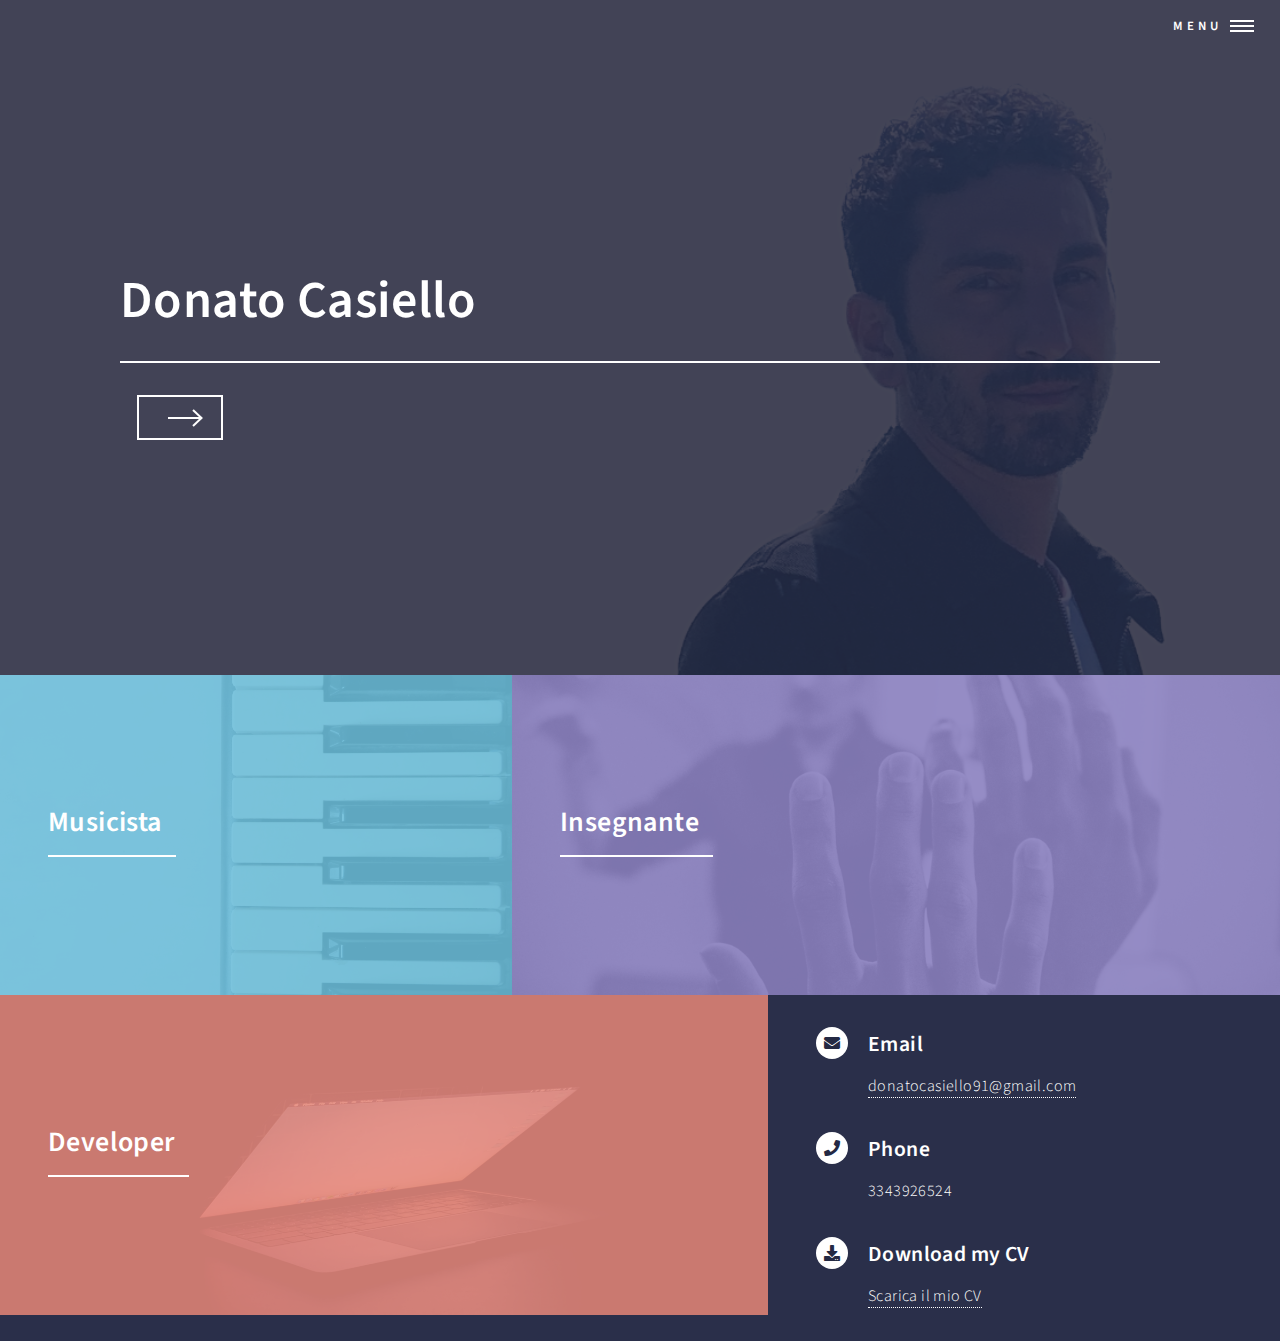
<file: index.html>
<!DOCTYPE HTML>

<html>
	<head>
		<title>Donato Casiello</title>
		<meta charset="utf-8" />
		<meta name="viewport" content="width=device-width, initial-scale=1, user-scalable=no" />
		<link rel="stylesheet" href="assets/css/main.css" />
		<noscript><link rel="stylesheet" href="assets/css/noscript.css" /></noscript>
	</head>
	<body class="is-preload">

		<!-- Wrapper -->
			<div id="wrapper">

				<!-- Header -->
					<header id="header" class="alt">
						<nav>
							<a href="#menu">Menu</a>
						</nav>
					</header>

				<!-- Menu -->
					<nav id="menu">
						<ul class="links">
							<li><a href="index.html">Home</a></li>
							<li><a href="musician.html">Musicista</a></li>
							<li><a href="teacher.html">Insegnante</a></li>
							<li><a href="developer.html">Developer</a></li>
						</ul>
					</nav>

				<!-- Banner -->
					<section id="banner" class="major">
						<div class="inner">
							<span class="image">
								<img src="images/photo.png" alt="" />
							</span>
							<header class="major">
								<h1>Donato Casiello</h1>
							</header>
							<div class="content">
								<p></p>
								<ul class="actions">
									<li><a href="#one" class="button next scrolly"></a></li>
								</ul>
							</div>
						</div>
					</section>

				<!-- Main -->
					<div id="main">

						<!-- One -->
							<section id="one" class="tiles">
								<article>
									<span class="image">
										<img src="images/piano.jpg" alt="" />
									</span>
									<header class="major">
										<h3><a href="musician.html" class="link">Musicista</a></h3>
										<!-- <p>Ipsum dolor sit amet</p> -->
									</header>
								</article>
								<article>
									<span class="image">
										<img src="images/teacher.jpg" alt="" />
									</span>
									<header class="major">
										<h3><a href="teacher.html" class="link">Insegnante</a></h3>
										<!-- <p>feugiat amet tempus</p> -->
									</header>
								</article>
								<article>
									<span class="image">
										<img src="images/developer.jpg" alt="" />
									</span>
									<header class="major">
										<h3><a href="developer.html" class="link">Developer</a></h3>
										<!-- <p>Lorem etiam nullam</p> -->
									</header>
								</article>


									<section id="contact">
										<div class="">
											<section class="split">
												<section>
													<div class="contact-method">
														<span class="icon solid alt fa-envelope"></span>
														<h3>Email</h3>
														<a href="mailto:donatocasiello91@gmail.com">donatocasiello91@gmail.com</a>
													</div>
												</section>
												<section>
													<div class="contact-method">
														<span class="icon solid alt fa-phone"></span>
														<h3>Phone</h3>
														<span>3343926524</span>
													</div>
												</section>
												<section>
													<div class="contact-method">
														<span class="icon solid alt fa-regular fa-download"></span>
														<h3>Download my CV</h3>
														<a href="images/donato_casiello_cv(2023).pdf" download="donato_casiello_cv">Scarica il mio CV</a>
													</div>
												</section>
												<!-- <section>
													<div class="contact-method">
														<span class="icon solid alt fa-home"></span>
														<h3>Address</h3>
														<span>1234 Somewhere Road #5432<br />
														Nashville, TN 00000<br />
														United States of America</span>
													</div>
												</section> -->
											</section>
										</div>
									</section>
									<!-- <span class="image">
										<img src="images/photo.png" alt="" />
									</span> -->
									<!-- <header class="major">
										<h3><a href="musician.html" class="link">Other</a></h3>
										<p>Nisl sed aliquam</p>
									</header> -->
								</article>
					</div>

				<!-- Contact -->
					<!-- <section id="contact">
						<div class="">
							<section class="split">
								<section>
									<div class="contact-method">
										<span class="icon solid alt fa-envelope"></span>
										<h3>Email</h3>
										<a href="mailto:donatocasiello91@gmail.com">donatocasiello91@gmail.com</a>
									</div>
								</section>
								<section>
									<div class="contact-method">
										<span class="icon solid alt fa-phone"></span>
										<h3>Phone</h3>
										<span>3343926524</span>
									</div>
								</section>
								<section>
									<div class="contact-method">
										<span class="icon solid alt fa-regular fa-download"></span>
										<h3>Download my CV</h3>
										<a href="images/donato_casiello_cv.pdf" download="donato_casiello_cv">Scarica il mio CV</a>
									</div>
								</section>
								<section>
									<div class="contact-method">
										<span class="icon solid alt fa-home"></span>
										<h3>Address</h3>
										<span>1234 Somewhere Road #5432<br />
										Nashville, TN 00000<br />
										United States of America</span>
									</div>
								</section>
							</section>
						</div>
					</section> -->

				<!-- Footer -->
					<!-- <footer id="footer">
						<div class="inner">
							<ul class="icons">
								<li><a href="#" class="icon brands alt fa-twitter"><span class="label">Twitter</span></a></li>
								<li><a href="#" class="icon brands alt fa-facebook-f"><span class="label">Facebook</span></a></li>
								<li><a href="#" class="icon brands alt fa-instagram"><span class="label">Instagram</span></a></li>
								<li><a href="#" class="icon brands alt fa-github"><span class="label">GitHub</span></a></li>
								<li><a href="#" class="icon brands alt fa-linkedin-in"><span class="label">LinkedIn</span></a></li>
							</ul>

						</div>
					</footer> -->

			</div>

		<!-- Scripts -->
			<script src="assets/js/jquery.min.js"></script>
			<script src="assets/js/jquery.scrolly.min.js"></script>
			<script src="assets/js/jquery.scrollex.min.js"></script>
			<script src="assets/js/browser.min.js"></script>
			<script src="assets/js/breakpoints.min.js"></script>
			<script src="assets/js/util.js"></script>
			<script src="assets/js/main.js"></script>

	</body>
</html>
</file>
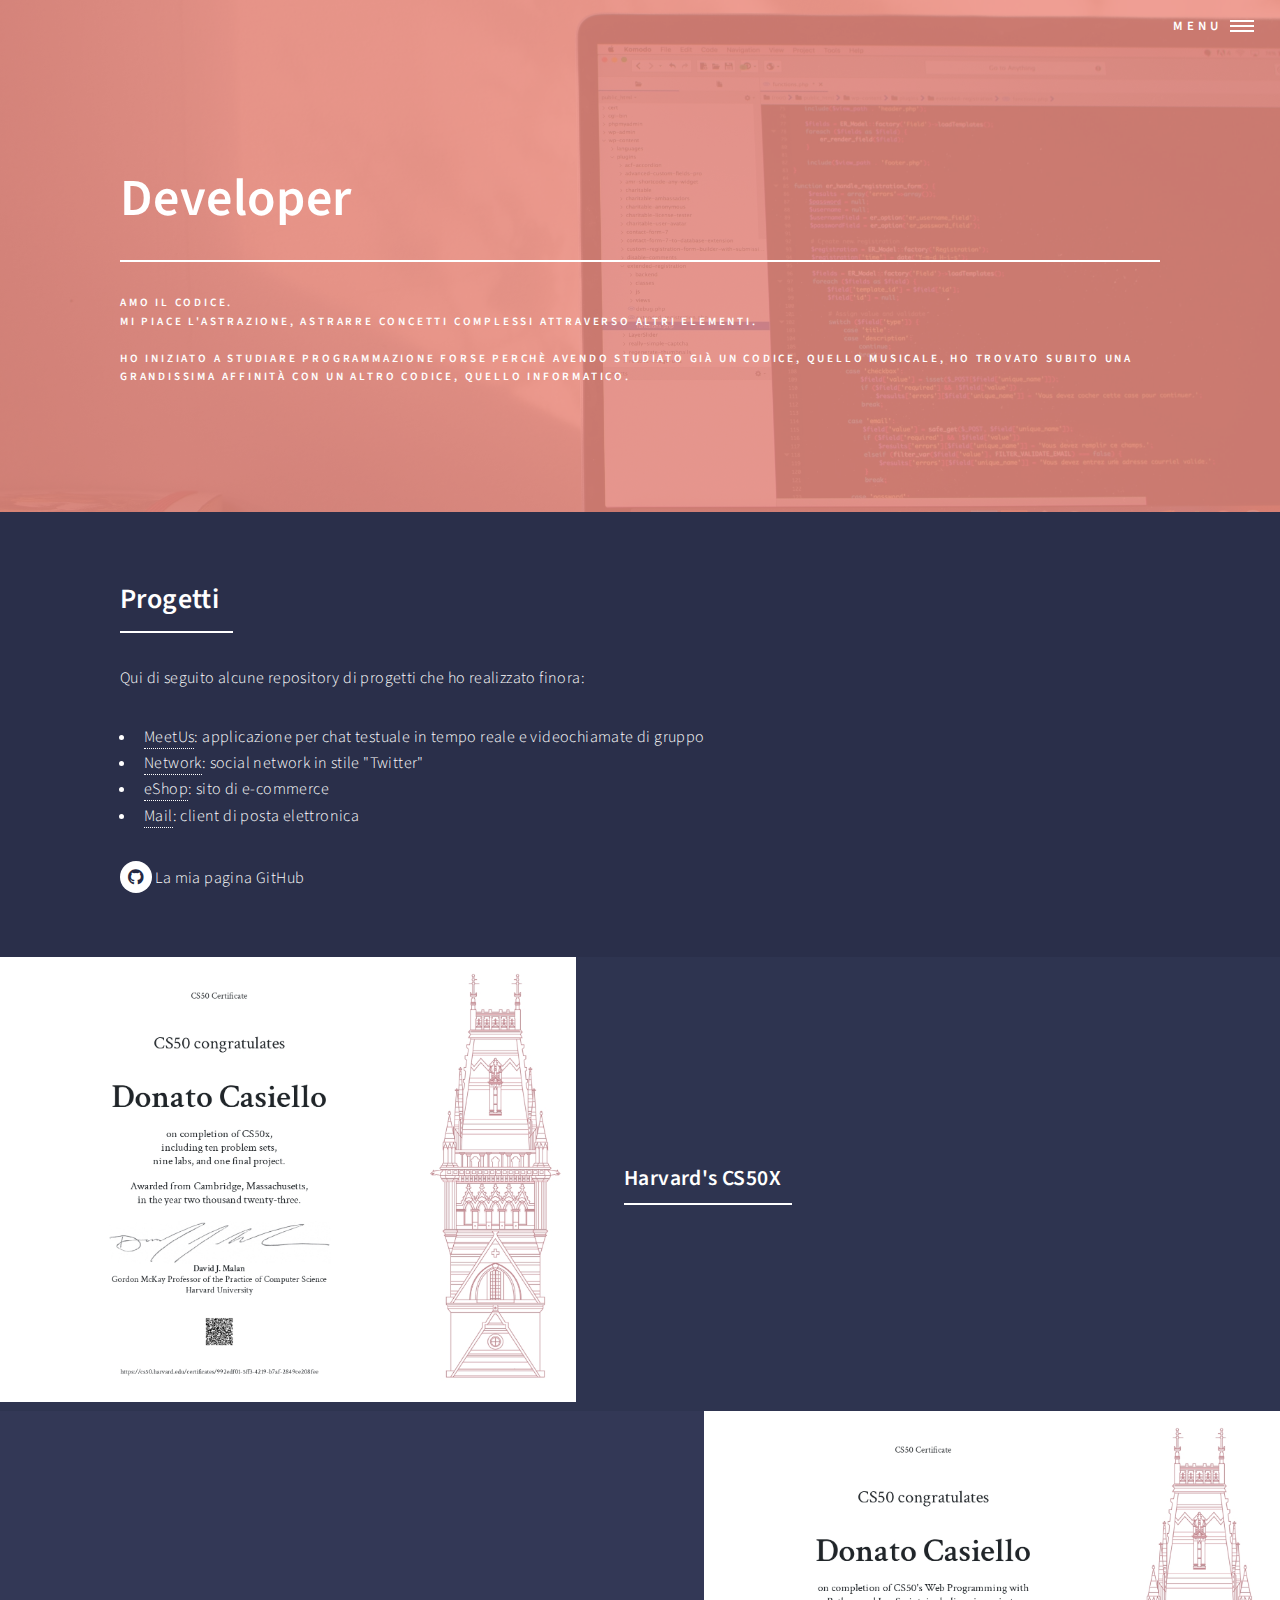
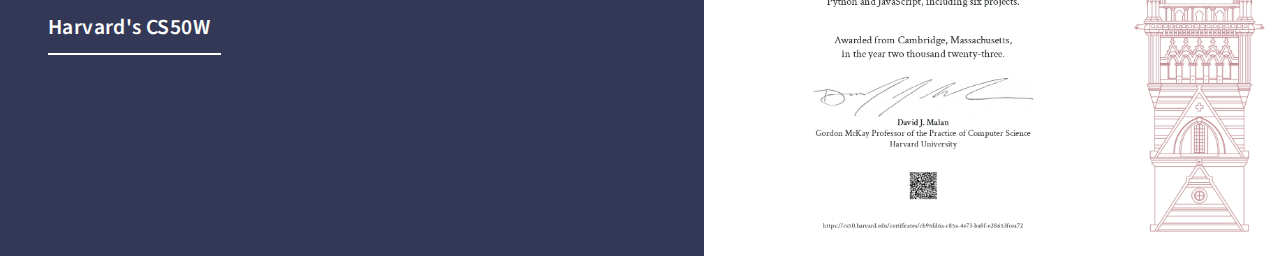
<file: developer.html>
<!DOCTYPE HTML>

<html>
	<head>
		<title>Developer</title>
		<meta charset="utf-8" />
		<meta name="viewport" content="width=device-width, initial-scale=1, user-scalable=no" />
		<link rel="stylesheet" href="assets/css/main.css" />
		<noscript><link rel="stylesheet" href="assets/css/noscript.css" /></noscript>
	</head>
	<body class="is-preload">

		<!-- Wrapper -->
			<div id="wrapper">

				<!-- Header -->
				<!-- Note: The "styleN" class below should match that of the banner element. -->
					<header id="header" class="alt style2">
						<nav>
							<a href="#menu">Menu</a>
						</nav>
					</header>

				<!-- Menu -->
					<nav id="menu">
						<ul class="links">
							<li><a href="index.html">Home</a></li>
							<li><a href="musician.html">Musicista</a></li>
							<li><a href="teacher.html">Insegnante</a></li>
							<li><a href="developer.html">Developer</a></li>
						</ul>
					</nav>

				<!-- Banner -->
				<!-- Note: The "styleN" class below should match that of the header element. -->
					<section id="banner" class="style3">
						<div class="inner">
							<span class="image">
								<img src="images/developer2.jpg" alt="developer image" />
							</span>
							<header class="major">
								<h1>Developer</h1>
							</header>
							<div class="content">
								<p>Amo il codice.<br>
									Mi piace l'astrazione, astrarre concetti complessi attraverso altri elementi. <br>
									<br>
									Ho iniziato a studiare programmazione forse perchè avendo studiato già un codice, quello musicale, ho trovato subito una grandissima affinità con un altro codice, 
									quello informatico. <br>									
								</p>
							</div>
						</div>
					</section>

				<!-- Main -->
					<div id="main">

						<!-- One -->
							<section id="one">
								<div class="inner">
									<header class="major">
										<h2>Progetti</h2>
									</header>
									<p>
										Qui di seguito alcune repository di progetti che ho realizzato finora:
										<ul>
											<li><span><a href="https://github.com/donato-casiello/meetus">MeetUs</a>: applicazione per chat testuale in tempo reale e videochiamate di gruppo</span></li>
											<li><span><a href="https://github.com/donato-casiello/network">Network</a>: social network in stile "Twitter"</span></li>
											<li><span><a href="https://github.com/donato-casiello/eShop">eShop</a>: sito di e-commerce</span></li>
											<li><span><a href="https://github.com/donato-casiello/mail">Mail</a>: client di posta elettronica</span></li>
										</ul>
										<a href="https://github.com/donato-casiello" class="icon brands alt fa-github"><span class="label">GitHub</span></a> La mia pagina GitHub
									</p>
								</div>
							</section>

						<!-- Two -->
							<section id="two" class="spotlights">
								<section>
									<div class="image">
										<a href="https://certificates.cs50.io/992edf01-5ff3-4219-b7af-2849ce208fee.pdf?size=letter" class="image">
											<img src="images/CS50x.jpg" alt="CS50X certificate" data-position="center center" />
										</a>
									</div>
									<div class="content">
										<div class="inner">
											<header class="major">
												<h3><a href="https://certificates.cs50.io/992edf01-5ff3-4219-b7af-2849ce208fee.pdf?size=letter">Harvard's CS50X</a></h3>
											</header>
											<div class="col-6 col-12-small">
											</div>
										</div>
									</div>
								</section>

								<section>
									<a href="https://certificates.cs50.io/992edf01-5ff3-4219-b7af-2849ce208fee.pdf?size=letter" class="image">
										<img src="images/CS50W.jpg" alt="CS50W certificate" data-position="top center" />
									</a>
									<div class="content">
										<div class="inner">
											<header class="major">
												<h3><a href="https://cs50.harvard.edu/certificates/cb96fd6a-c85a-4e73-ba8f-e28653fcea72">Harvard's CS50W</a></h3>
											</header>
										</div>
									</div>
								</section>
							</section>

					</div>
			</div>

		<!-- Scripts -->
			<script src="assets/js/jquery.min.js"></script>
			<script src="assets/js/jquery.scrolly.min.js"></script>
			<script src="assets/js/jquery.scrollex.min.js"></script>
			<script src="assets/js/browser.min.js"></script>
			<script src="assets/js/breakpoints.min.js"></script>
			<script src="assets/js/util.js"></script>
			<script src="assets/js/main.js"></script>

	</body>
</html>
</file>
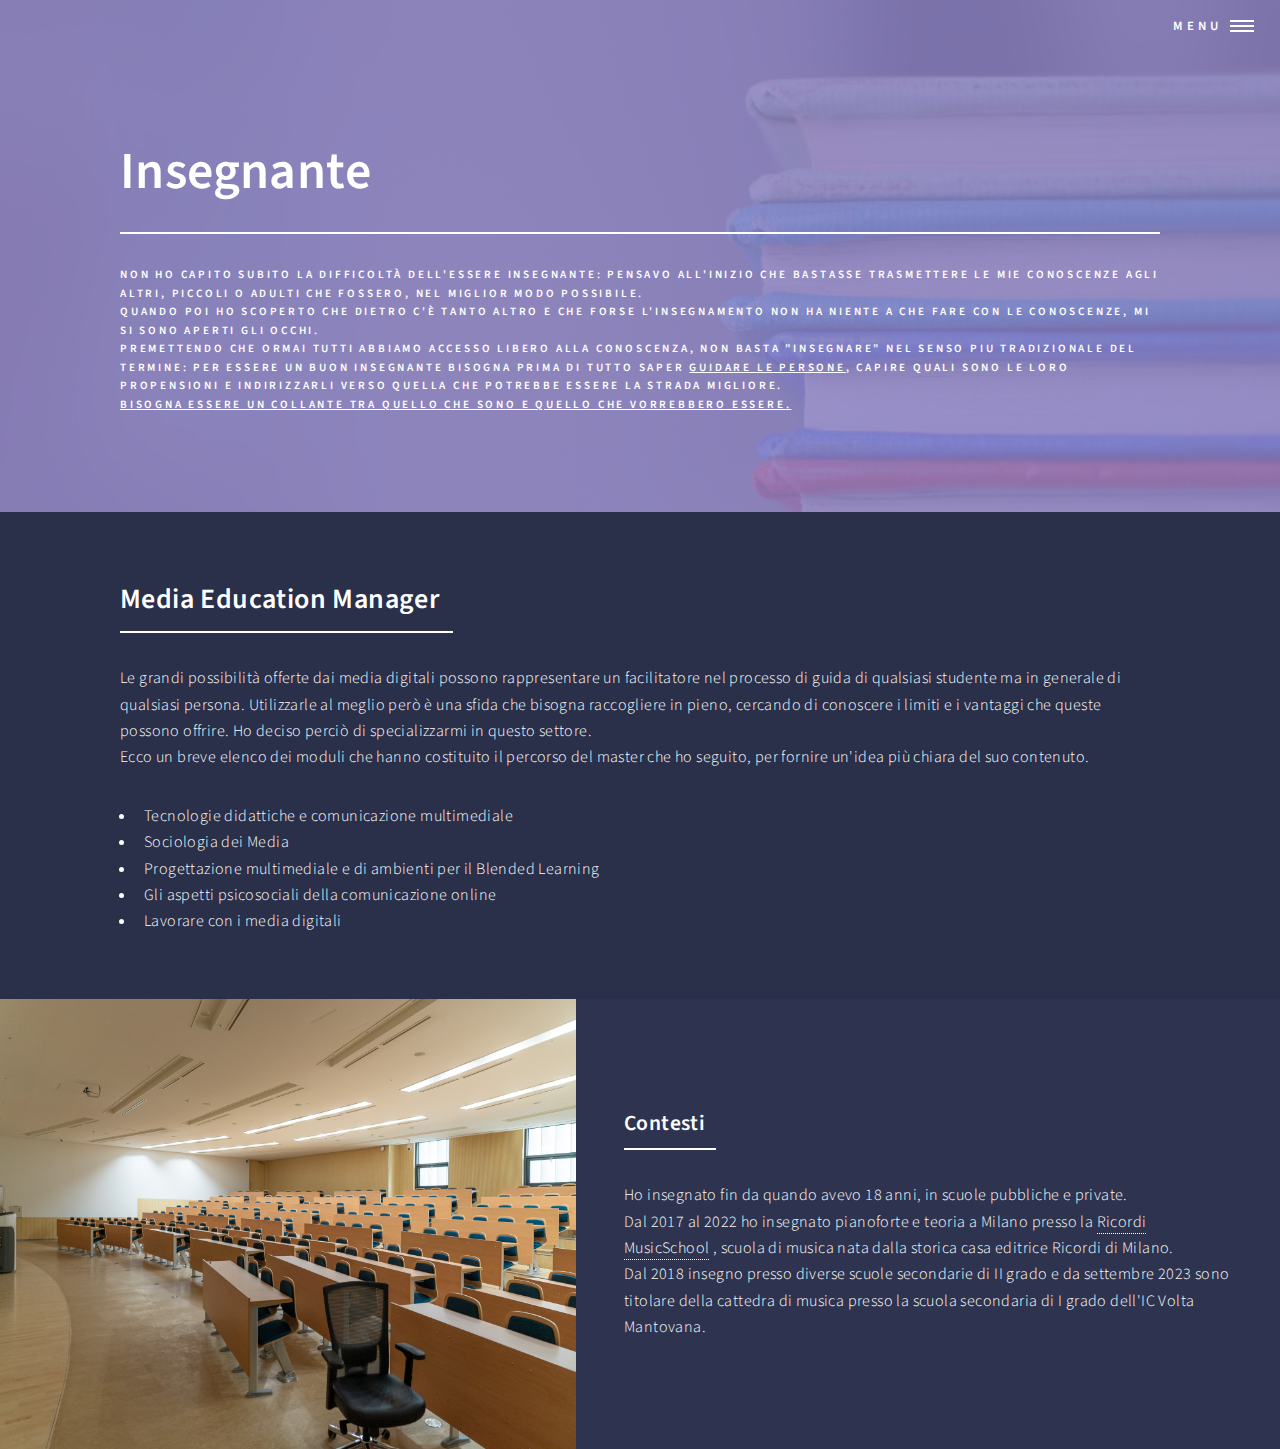
<file: teacher.html>
<!DOCTYPE HTML>

<html>
	<head>
		<title>Insegnante</title>
		<meta charset="utf-8" />
		<meta name="viewport" content="width=device-width, initial-scale=1, user-scalable=no" />
		<link rel="stylesheet" href="assets/css/main.css" />
		<noscript><link rel="stylesheet" href="assets/css/noscript.css" /></noscript>
	</head>
	<body class="is-preload">

		<!-- Wrapper -->
			<div id="wrapper">

				<!-- Header -->
				<!-- Note: The "styleN" class below should match that of the banner element. -->
					<header id="header" class="alt style2">
						<nav>
							<a href="#menu">Menu</a>
						</nav>
					</header>

				<!-- Menu -->
					<nav id="menu">
						<ul class="links">
							<li><a href="index.html">Home</a></li>
							<li><a href="musician.html">Musicista</a></li>
							<li><a href="teacher.html">Insegnante</a></li>
							<li><a href="developer.html">Developer</a></li>
						</ul>
					</nav>

				<!-- Banner -->
				<!-- Note: The "styleN" class below should match that of the header element. -->
					<section id="banner" class="style2">
						<div class="inner">
							<span class="image">
								<img src="images/books2.jpg" alt="books" />
							</span>
							<header class="major">
								<h1>Insegnante</h1>
							</header>
							<div class="content">
								<p>Non ho capito subito la difficoltà dell'essere insegnante: pensavo all'inizio che bastasse trasmettere le mie conoscenze agli altri, piccoli o adulti che fossero, nel miglior modo possibile. <br>
									Quando poi ho scoperto che dietro c'è tanto altro e che forse l'insegnamento non ha niente a che fare con le conoscenze, mi si sono aperti gli occhi. <br>
									Premettendo che ormai tutti abbiamo accesso libero alla conoscenza, non basta "insegnare" nel senso piu tradizionale del termine: 
									per essere un buon insegnante bisogna prima di tutto saper <U>guidare le persone</U>, capire quali sono le loro propensioni e indirizzarli verso quella che potrebbe essere la strada migliore.<br> 
									<U>Bisogna essere un collante tra quello che sono e quello che vorrebbero essere.</U>

								</p>
							</div>
						</div>
					</section>

				<!-- Main -->
					<div id="main">

						<!-- One -->
							<section id="one">
								<div class="inner">
									<header class="major">
										<h2>Media Education Manager</h2>
									</header>
									<p>
										Le grandi possibilità offerte dai media digitali possono rappresentare un facilitatore nel processo di guida di qualsiasi studente ma in generale di qualsiasi persona. 
										Utilizzarle al meglio però è una sfida che bisogna raccogliere in pieno, cercando di conoscere i limiti e i vantaggi che queste possono offrire. 
										Ho deciso perciò di specializzarmi in questo settore. <br>
										Ecco un breve elenco dei moduli che hanno costituito il percorso del master che ho seguito, per fornire un'idea più chiara del suo contenuto.
										<ul>
											<li>Tecnologie didattiche e comunicazione multimediale</li>
											<li>Sociologia dei Media</li>
											<li>Progettazione multimediale e di ambienti per il Blended Learning</li>
											<li>Gli aspetti psicosociali della comunicazione online</li>
											<li>Lavorare con i media digitali</li>
										</ul>
									</p>
								</div>
							</section>

						<!--Two -->
							<section id="two" class="spotlights">
								<section>
									<div class="image">
										<img src="images/class.jpg" alt="graduation image" data-position="center center" height="450px"/>
									</div>
									<div class="content">
										<div class="inner">
											<header class="major">
												<h3>Contesti</h3>
											</header>
											<div class="col-6 col-12-small">
												<p>
													Ho insegnato fin da quando avevo 18 anni, in scuole pubbliche e private. <br>
													Dal 2017 al 2022 ho insegnato pianoforte e teoria a Milano presso la <a href=https://ricordimusicschool.com/>Ricordi MusicSchool</a> , scuola di musica nata dalla storica casa editrice Ricordi di Milano. <br>
													Dal 2018 insegno presso diverse scuole secondarie di II grado e da settembre 2023 sono titolare della cattedra di musica presso la scuola secondaria di I grado dell'IC Volta Mantovana.

												</p>
											</div>
										</div>
									</div>
								</section>
								<!-- <section>
									<a href="generic.html" class="image">
										<img src="images/pic09.jpg" alt="" data-position="top center" />
									</a>
									<div class="content">
										<div class="inner">
											<header class="major">
												<h3>???</h3>
											</header>
											<p>Nullam et orci eu lorem consequat tincidunt vivamus et sagittis magna sed nunc rhoncus condimentum sem. In efficitur ligula tate urna. Maecenas massa sed magna lacinia magna pellentesque lorem ipsum dolor. Nullam et orci eu lorem consequat tincidunt. Vivamus et sagittis tempus.</p>
										</div>
									</div>
								</section>
								<section>
									<a href="generic.html" class="image">
										<img src="images/graduation.jpg" alt="" data-position="25% 25%" />
									</a>
									<div class="content">
										<div class="inner">
											<header class="major">
												<h3>Altro</h3>
											</header>
											<p>Nullam et orci eu lorem consequat tincidunt vivamus et sagittis magna sed nunc rhoncus condimentum sem. In efficitur ligula tate urna. Maecenas massa sed magna lacinia magna pellentesque lorem ipsum dolor. Nullam et orci eu lorem consequat tincidunt. Vivamus et sagittis tempus.</p>
											<ul class="actions">
												<li><a href="generic.html" class="button">Learn more</a></li>
											</ul>
										</div>
									</div>
								</section>
							</section> -->

					</div>
			</div>

		<!-- Scripts -->
			<script src="assets/js/jquery.min.js"></script>
			<script src="assets/js/jquery.scrolly.min.js"></script>
			<script src="assets/js/jquery.scrollex.min.js"></script>
			<script src="assets/js/browser.min.js"></script>
			<script src="assets/js/breakpoints.min.js"></script>
			<script src="assets/js/util.js"></script>
			<script src="assets/js/main.js"></script>

	</body>
</html>
</file>
<file: assets/css/noscript.css>
/*
	Forty by HTML5 UP
	html5up.net | @ajlkn
	Free for personal and commercial use under the CCA 3.0 license (html5up.net/license)
*/

/* Banner */

	body.is-preload #banner:after {
		opacity: 0.85;
	}

	body.is-preload #banner > .inner {
		-moz-filter: none;
		-webkit-filter: none;
		-ms-filter: none;
		filter: none;
		-moz-transform: none;
		-webkit-transform: none;
		-ms-transform: none;
		transform: none;
		opacity: 1;
	}
</file>
<file: assets/css/main.css>
@import url(fontawesome-all.min.css);
@import url("https://fonts.googleapis.com/css?family=Source+Sans+Pro:300,300italic,600,600italic");

/*
	Forty by HTML5 UP
	html5up.net | @ajlkn
	Free for personal and commercial use under the CCA 3.0 license (html5up.net/license)
*/

html, body, div, span, applet, object,
iframe, h1, h2, h3, h4, h5, h6, p, blockquote,
pre, a, abbr, acronym, address, big, cite,
code, del, dfn, em, img, ins, kbd, q, s, samp,
small, strike, strong, sub, sup, tt, var, b,
u, i, center, dl, dt, dd, ol, ul, li, fieldset,
form, label, legend, table, caption, tbody,
tfoot, thead, tr, th, td, article, aside,
canvas, details, embed, figure, figcaption,
footer, header, hgroup, menu, nav, output, ruby,
section, summary, time, mark, audio, video {
	margin: 0;
	padding: 0;
	border: 0;
	font-size: 100%;
	font: inherit;
	vertical-align: baseline;}

article, aside, details, figcaption, figure,
footer, header, hgroup, menu, nav, section {
	display: block;}

body {
	line-height: 1;
}

ol, ul {
	list-style: none;
}

blockquote, q {
	quotes: none;
}

	blockquote:before, blockquote:after, q:before, q:after {
		content: '';
		content: none;
	}

table {
	border-collapse: collapse;
	border-spacing: 0;
}

body {
	-webkit-text-size-adjust: none;
}

mark {
	background-color: transparent;
	color: inherit;
}

input::-moz-focus-inner {
	border: 0;
	padding: 0;
}

input, select, textarea {
	-moz-appearance: none;
	-webkit-appearance: none;
	-ms-appearance: none;
	appearance: none;
}

/* Basic */

	@-ms-viewport {
		width: device-width;
	}

	body {
		-ms-overflow-style: scrollbar;
	}

	@media screen and (max-width: 480px) {

		html, body {
			min-width: 320px;
		}

	}

	html {
		box-sizing: border-box;
	}

	*, *:before, *:after {
		box-sizing: inherit;
	}

	body {
		background: #242943;
	}

		body.is-preload *, body.is-preload *:before, body.is-preload *:after {
			-moz-animation: none !important;
			-webkit-animation: none !important;
			-ms-animation: none !important;
			animation: none !important;
			-moz-transition: none !important;
			-webkit-transition: none !important;
			-ms-transition: none !important;
			transition: none !important;
		}

/* Type */

	body, input, select, textarea {
		color: #ffffff;
		font-family: "Source Sans Pro", Helvetica, sans-serif;
		font-size: 17pt;
		font-weight: 300;
		letter-spacing: 0.025em;
		line-height: 1.65;
	}

		@media screen and (max-width: 1680px) {

			body, input, select, textarea {
				font-size: 14pt;
			}

		}

		@media screen and (max-width: 1280px) {

			body, input, select, textarea {
				font-size: 12pt;
			}

		}

		@media screen and (max-width: 360px) {

			body, input, select, textarea {
				font-size: 11pt;
			}

		}

	a {
		-moz-transition: color 0.2s ease-in-out, border-bottom-color 0.2s ease-in-out;
		-webkit-transition: color 0.2s ease-in-out, border-bottom-color 0.2s ease-in-out;
		-ms-transition: color 0.2s ease-in-out, border-bottom-color 0.2s ease-in-out;
		transition: color 0.2s ease-in-out, border-bottom-color 0.2s ease-in-out;
		border-bottom: dotted 1px;
		color: inherit;
		text-decoration: none;
	}

		a:hover {
			border-bottom-color: transparent;
			color: #9bf1ff !important;
		}

		a:active {
			color: #53e3fb !important;
		}

	strong, b {
		color: #ffffff;
		font-weight: 600;
	}

	em, i {
		font-style: italic;
	}

	p {
		margin: 0 0 2em 0;
	}

	h1, h2, h3, h4, h5, h6 {
		color: #ffffff;
		font-weight: 600;
		line-height: 1.65;
		margin: 0 0 1em 0;
	}

		h1 a, h2 a, h3 a, h4 a, h5 a, h6 a {
			color: inherit;
			border-bottom: 0;
		}

	h1 {
		font-size: 2.5em;
	}

	h2 {
		font-size: 1.75em;
	}

	h3 {
		font-size: 1.35em;
	}

	h4 {
		font-size: 1.1em;
	}

	h5 {
		font-size: 0.9em;
	}

	h6 {
		font-size: 0.7em;
	}

	@media screen and (max-width: 736px) {

		h1 {
			font-size: 2em;
		}

		h2 {
			font-size: 1.5em;
		}

		h3 {
			font-size: 1.25em;
		}

	}

	sub {
		font-size: 0.8em;
		position: relative;
		top: 0.5em;
	}

	sup {
		font-size: 0.8em;
		position: relative;
		top: -0.5em;
	}

	blockquote {
		border-left: solid 4px rgba(212, 212, 255, 0.1);
		font-style: italic;
		margin: 0 0 2em 0;
		padding: 0.5em 0 0.5em 2em;
	}

	code {
		background: rgba(212, 212, 255, 0.035);
		font-family: "Courier New", monospace;
		font-size: 0.9em;
		margin: 0 0.25em;
		padding: 0.25em 0.65em;
	}

	pre {
		-webkit-overflow-scrolling: touch;
		font-family: "Courier New", monospace;
		font-size: 0.9em;
		margin: 0 0 2em 0;
	}

		pre code {
			display: block;
			line-height: 1.75;
			padding: 1em 1.5em;
			overflow-x: auto;
		}

	hr {
		border: 0;
		border-bottom: solid 1px rgba(212, 212, 255, 0.1);
		margin: 2em 0;
	}

		hr.major {
			margin: 3em 0;
		}

	.align-left {
		text-align: left;
	}

	.align-center {
		text-align: center;
	}

	.align-right {
		text-align: right;
	}

/* Row */

	.row {
		display: flex;
		flex-wrap: wrap;
		box-sizing: border-box;
		align-items: stretch;
	}

		.row > * {
			box-sizing: border-box;
		}

		.row.gtr-uniform > * > :last-child {
			margin-bottom: 0;
		}

		.row.aln-left {
			justify-content: flex-start;
		}

		.row.aln-center {
			justify-content: center;
		}

		.row.aln-right {
			justify-content: flex-end;
		}

		.row.aln-top {
			align-items: flex-start;
		}

		.row.aln-middle {
			align-items: center;
		}

		.row.aln-bottom {
			align-items: flex-end;
		}

		.row > .imp {
			order: -1;
		}

		.row > .col-1 {
			width: 8.33333%;
		}

		.row > .off-1 {
			margin-left: 8.33333%;
		}

		.row > .col-2 {
			width: 16.66667%;
		}

		.row > .off-2 {
			margin-left: 16.66667%;
		}

		.row > .col-3 {
			width: 25%;
		}

		.row > .off-3 {
			margin-left: 25%;
		}

		.row > .col-4 {
			width: 33.33333%;
		}

		.row > .off-4 {
			margin-left: 33.33333%;
		}

		.row > .col-5 {
			width: 41.66667%;
		}

		.row > .off-5 {
			margin-left: 41.66667%;
		}

		.row > .col-6 {
			width: 50%;
		}

		.row > .off-6 {
			margin-left: 50%;
		}

		.row > .col-7 {
			width: 58.33333%;
		}

		.row > .off-7 {
			margin-left: 58.33333%;
		}

		.row > .col-8 {
			width: 66.66667%;
		}

		.row > .off-8 {
			margin-left: 66.66667%;
		}

		.row > .col-9 {
			width: 75%;
		}

		.row > .off-9 {
			margin-left: 75%;
		}

		.row > .col-10 {
			width: 83.33333%;
		}

		.row > .off-10 {
			margin-left: 83.33333%;
		}

		.row > .col-11 {
			width: 91.66667%;
		}

		.row > .off-11 {
			margin-left: 91.66667%;
		}

		.row > .col-12 {
			width: 100%;
		}

		.row > .off-12 {
			margin-left: 100%;
		}

		.row.gtr-0 {
			margin-top: 0;
			margin-left: 0em;
		}

			.row.gtr-0 > * {
				padding: 0 0 0 0em;
			}

			.row.gtr-0.gtr-uniform {
				margin-top: 0em;
			}

				.row.gtr-0.gtr-uniform > * {
					padding-top: 0em;
				}

		.row.gtr-25 {
			margin-top: 0;
			margin-left: -0.5em;
		}

			.row.gtr-25 > * {
				padding: 0 0 0 0.5em;
			}

			.row.gtr-25.gtr-uniform {
				margin-top: -0.5em;
			}

				.row.gtr-25.gtr-uniform > * {
					padding-top: 0.5em;
				}

		.row.gtr-50 {
			margin-top: 0;
			margin-left: -1em;
		}

			.row.gtr-50 > * {
				padding: 0 0 0 1em;
			}

			.row.gtr-50.gtr-uniform {
				margin-top: -1em;
			}

				.row.gtr-50.gtr-uniform > * {
					padding-top: 1em;
				}

		.row {
			margin-top: 0;
			margin-left: -2em;
		}

			.row > * {
				padding: 0 0 0 2em;
			}

			.row.gtr-uniform {
				margin-top: -2em;
			}

				.row.gtr-uniform > * {
					padding-top: 2em;
				}

		.row.gtr-150 {
			margin-top: 0;
			margin-left: -3em;
		}

			.row.gtr-150 > * {
				padding: 0 0 0 3em;
			}

			.row.gtr-150.gtr-uniform {
				margin-top: -3em;
			}

				.row.gtr-150.gtr-uniform > * {
					padding-top: 3em;
				}

		.row.gtr-200 {
			margin-top: 0;
			margin-left: -4em;
		}

			.row.gtr-200 > * {
				padding: 0 0 0 4em;
			}

			.row.gtr-200.gtr-uniform {
				margin-top: -4em;
			}

				.row.gtr-200.gtr-uniform > * {
					padding-top: 4em;
				}

		@media screen and (max-width: 1680px) {

			.row {
				display: flex;
				flex-wrap: wrap;
				box-sizing: border-box;
				align-items: stretch;
			}

				.row > * {
					box-sizing: border-box;
				}

				.row.gtr-uniform > * > :last-child {
					margin-bottom: 0;
				}

				.row.aln-left {
					justify-content: flex-start;
				}

				.row.aln-center {
					justify-content: center;
				}

				.row.aln-right {
					justify-content: flex-end;
				}

				.row.aln-top {
					align-items: flex-start;
				}

				.row.aln-middle {
					align-items: center;
				}

				.row.aln-bottom {
					align-items: flex-end;
				}

				.row > .imp-xlarge {
					order: -1;
				}

				.row > .col-1-xlarge {
					width: 8.33333%;
				}

				.row > .off-1-xlarge {
					margin-left: 8.33333%;
				}

				.row > .col-2-xlarge {
					width: 16.66667%;
				}

				.row > .off-2-xlarge {
					margin-left: 16.66667%;
				}

				.row > .col-3-xlarge {
					width: 25%;
				}

				.row > .off-3-xlarge {
					margin-left: 25%;
				}

				.row > .col-4-xlarge {
					width: 33.33333%;
				}

				.row > .off-4-xlarge {
					margin-left: 33.33333%;
				}

				.row > .col-5-xlarge {
					width: 41.66667%;
				}

				.row > .off-5-xlarge {
					margin-left: 41.66667%;
				}

				.row > .col-6-xlarge {
					width: 50%;
				}

				.row > .off-6-xlarge {
					margin-left: 50%;
				}

				.row > .col-7-xlarge {
					width: 58.33333%;
				}

				.row > .off-7-xlarge {
					margin-left: 58.33333%;
				}

				.row > .col-8-xlarge {
					width: 66.66667%;
				}

				.row > .off-8-xlarge {
					margin-left: 66.66667%;
				}

				.row > .col-9-xlarge {
					width: 75%;
				}

				.row > .off-9-xlarge {
					margin-left: 75%;
				}

				.row > .col-10-xlarge {
					width: 83.33333%;
				}

				.row > .off-10-xlarge {
					margin-left: 83.33333%;
				}

				.row > .col-11-xlarge {
					width: 91.66667%;
				}

				.row > .off-11-xlarge {
					margin-left: 91.66667%;
				}

				.row > .col-12-xlarge {
					width: 100%;
				}

				.row > .off-12-xlarge {
					margin-left: 100%;
				}

				.row.gtr-0 {
					margin-top: 0;
					margin-left: 0em;
				}

					.row.gtr-0 > * {
						padding: 0 0 0 0em;
					}

					.row.gtr-0.gtr-uniform {
						margin-top: 0em;
					}

						.row.gtr-0.gtr-uniform > * {
							padding-top: 0em;
						}

				.row.gtr-25 {
					margin-top: 0;
					margin-left: -0.5em;
				}

					.row.gtr-25 > * {
						padding: 0 0 0 0.5em;
					}

					.row.gtr-25.gtr-uniform {
						margin-top: -0.5em;
					}

						.row.gtr-25.gtr-uniform > * {
							padding-top: 0.5em;
						}

				.row.gtr-50 {
					margin-top: 0;
					margin-left: -1em;
				}

					.row.gtr-50 > * {
						padding: 0 0 0 1em;
					}

					.row.gtr-50.gtr-uniform {
						margin-top: -1em;
					}

						.row.gtr-50.gtr-uniform > * {
							padding-top: 1em;
						}

				.row {
					margin-top: 0;
					margin-left: -2em;
				}

					.row > * {
						padding: 0 0 0 2em;
					}

					.row.gtr-uniform {
						margin-top: -2em;
					}

						.row.gtr-uniform > * {
							padding-top: 2em;
						}

				.row.gtr-150 {
					margin-top: 0;
					margin-left: -3em;
				}

					.row.gtr-150 > * {
						padding: 0 0 0 3em;
					}

					.row.gtr-150.gtr-uniform {
						margin-top: -3em;
					}

						.row.gtr-150.gtr-uniform > * {
							padding-top: 3em;
						}

				.row.gtr-200 {
					margin-top: 0;
					margin-left: -4em;
				}

					.row.gtr-200 > * {
						padding: 0 0 0 4em;
					}

					.row.gtr-200.gtr-uniform {
						margin-top: -4em;
					}

						.row.gtr-200.gtr-uniform > * {
							padding-top: 4em;
						}

		}

		@media screen and (max-width: 1280px) {

			.row {
				display: flex;
				flex-wrap: wrap;
				box-sizing: border-box;
				align-items: stretch;
			}

				.row > * {
					box-sizing: border-box;
				}

				.row.gtr-uniform > * > :last-child {
					margin-bottom: 0;
				}

				.row.aln-left {
					justify-content: flex-start;
				}

				.row.aln-center {
					justify-content: center;
				}

				.row.aln-right {
					justify-content: flex-end;
				}

				.row.aln-top {
					align-items: flex-start;
				}

				.row.aln-middle {
					align-items: center;
				}

				.row.aln-bottom {
					align-items: flex-end;
				}

				.row > .imp-large {
					order: -1;
				}

				.row > .col-1-large {
					width: 8.33333%;
				}

				.row > .off-1-large {
					margin-left: 8.33333%;
				}

				.row > .col-2-large {
					width: 16.66667%;
				}

				.row > .off-2-large {
					margin-left: 16.66667%;
				}

				.row > .col-3-large {
					width: 25%;
				}

				.row > .off-3-large {
					margin-left: 25%;
				}

				.row > .col-4-large {
					width: 33.33333%;
				}

				.row > .off-4-large {
					margin-left: 33.33333%;
				}

				.row > .col-5-large {
					width: 41.66667%;
				}

				.row > .off-5-large {
					margin-left: 41.66667%;
				}

				.row > .col-6-large {
					width: 50%;
				}

				.row > .off-6-large {
					margin-left: 50%;
				}

				.row > .col-7-large {
					width: 58.33333%;
				}

				.row > .off-7-large {
					margin-left: 58.33333%;
				}

				.row > .col-8-large {
					width: 66.66667%;
				}

				.row > .off-8-large {
					margin-left: 66.66667%;
				}

				.row > .col-9-large {
					width: 75%;
				}

				.row > .off-9-large {
					margin-left: 75%;
				}

				.row > .col-10-large {
					width: 83.33333%;
				}

				.row > .off-10-large {
					margin-left: 83.33333%;
				}

				.row > .col-11-large {
					width: 91.66667%;
				}

				.row > .off-11-large {
					margin-left: 91.66667%;
				}

				.row > .col-12-large {
					width: 100%;
				}

				.row > .off-12-large {
					margin-left: 100%;
				}

				.row.gtr-0 {
					margin-top: 0;
					margin-left: 0em;
				}

					.row.gtr-0 > * {
						padding: 0 0 0 0em;
					}

					.row.gtr-0.gtr-uniform {
						margin-top: 0em;
					}

						.row.gtr-0.gtr-uniform > * {
							padding-top: 0em;
						}

				.row.gtr-25 {
					margin-top: 0;
					margin-left: -0.375em;
				}

					.row.gtr-25 > * {
						padding: 0 0 0 0.375em;
					}

					.row.gtr-25.gtr-uniform {
						margin-top: -0.375em;
					}

						.row.gtr-25.gtr-uniform > * {
							padding-top: 0.375em;
						}

				.row.gtr-50 {
					margin-top: 0;
					margin-left: -0.75em;
				}

					.row.gtr-50 > * {
						padding: 0 0 0 0.75em;
					}

					.row.gtr-50.gtr-uniform {
						margin-top: -0.75em;
					}

						.row.gtr-50.gtr-uniform > * {
							padding-top: 0.75em;
						}

				.row {
					margin-top: 0;
					margin-left: -1.5em;
				}

					.row > * {
						padding: 0 0 0 1.5em;
					}

					.row.gtr-uniform {
						margin-top: -1.5em;
					}

						.row.gtr-uniform > * {
							padding-top: 1.5em;
						}

				.row.gtr-150 {
					margin-top: 0;
					margin-left: -2.25em;
				}

					.row.gtr-150 > * {
						padding: 0 0 0 2.25em;
					}

					.row.gtr-150.gtr-uniform {
						margin-top: -2.25em;
					}

						.row.gtr-150.gtr-uniform > * {
							padding-top: 2.25em;
						}

				.row.gtr-200 {
					margin-top: 0;
					margin-left: -3em;
				}

					.row.gtr-200 > * {
						padding: 0 0 0 3em;
					}

					.row.gtr-200.gtr-uniform {
						margin-top: -3em;
					}

						.row.gtr-200.gtr-uniform > * {
							padding-top: 3em;
						}

		}

		@media screen and (max-width: 980px) {

			.row {
				display: flex;
				flex-wrap: wrap;
				box-sizing: border-box;
				align-items: stretch;
			}

				.row > * {
					box-sizing: border-box;
				}

				.row.gtr-uniform > * > :last-child {
					margin-bottom: 0;
				}

				.row.aln-left {
					justify-content: flex-start;
				}

				.row.aln-center {
					justify-content: center;
				}

				.row.aln-right {
					justify-content: flex-end;
				}

				.row.aln-top {
					align-items: flex-start;
				}

				.row.aln-middle {
					align-items: center;
				}

				.row.aln-bottom {
					align-items: flex-end;
				}

				.row > .imp-medium {
					order: -1;
				}

				.row > .col-1-medium {
					width: 8.33333%;
				}

				.row > .off-1-medium {
					margin-left: 8.33333%;
				}

				.row > .col-2-medium {
					width: 16.66667%;
				}

				.row > .off-2-medium {
					margin-left: 16.66667%;
				}

				.row > .col-3-medium {
					width: 25%;
				}

				.row > .off-3-medium {
					margin-left: 25%;
				}

				.row > .col-4-medium {
					width: 33.33333%;
				}

				.row > .off-4-medium {
					margin-left: 33.33333%;
				}

				.row > .col-5-medium {
					width: 41.66667%;
				}

				.row > .off-5-medium {
					margin-left: 41.66667%;
				}

				.row > .col-6-medium {
					width: 50%;
				}

				.row > .off-6-medium {
					margin-left: 50%;
				}

				.row > .col-7-medium {
					width: 58.33333%;
				}

				.row > .off-7-medium {
					margin-left: 58.33333%;
				}

				.row > .col-8-medium {
					width: 66.66667%;
				}

				.row > .off-8-medium {
					margin-left: 66.66667%;
				}

				.row > .col-9-medium {
					width: 75%;
				}

				.row > .off-9-medium {
					margin-left: 75%;
				}

				.row > .col-10-medium {
					width: 83.33333%;
				}

				.row > .off-10-medium {
					margin-left: 83.33333%;
				}

				.row > .col-11-medium {
					width: 91.66667%;
				}

				.row > .off-11-medium {
					margin-left: 91.66667%;
				}

				.row > .col-12-medium {
					width: 100%;
				}

				.row > .off-12-medium {
					margin-left: 100%;
				}

				.row.gtr-0 {
					margin-top: 0;
					margin-left: 0em;
				}

					.row.gtr-0 > * {
						padding: 0 0 0 0em;
					}

					.row.gtr-0.gtr-uniform {
						margin-top: 0em;
					}

						.row.gtr-0.gtr-uniform > * {
							padding-top: 0em;
						}

				.row.gtr-25 {
					margin-top: 0;
					margin-left: -0.375em;
				}

					.row.gtr-25 > * {
						padding: 0 0 0 0.375em;
					}

					.row.gtr-25.gtr-uniform {
						margin-top: -0.375em;
					}

						.row.gtr-25.gtr-uniform > * {
							padding-top: 0.375em;
						}

				.row.gtr-50 {
					margin-top: 0;
					margin-left: -0.75em;
				}

					.row.gtr-50 > * {
						padding: 0 0 0 0.75em;
					}

					.row.gtr-50.gtr-uniform {
						margin-top: -0.75em;
					}

						.row.gtr-50.gtr-uniform > * {
							padding-top: 0.75em;
						}

				.row {
					margin-top: 0;
					margin-left: -1.5em;
				}

					.row > * {
						padding: 0 0 0 1.5em;
					}

					.row.gtr-uniform {
						margin-top: -1.5em;
					}

						.row.gtr-uniform > * {
							padding-top: 1.5em;
						}

				.row.gtr-150 {
					margin-top: 0;
					margin-left: -2.25em;
				}

					.row.gtr-150 > * {
						padding: 0 0 0 2.25em;
					}

					.row.gtr-150.gtr-uniform {
						margin-top: -2.25em;
					}

						.row.gtr-150.gtr-uniform > * {
							padding-top: 2.25em;
						}

				.row.gtr-200 {
					margin-top: 0;
					margin-left: -3em;
				}

					.row.gtr-200 > * {
						padding: 0 0 0 3em;
					}

					.row.gtr-200.gtr-uniform {
						margin-top: -3em;
					}

						.row.gtr-200.gtr-uniform > * {
							padding-top: 3em;
						}

		}

		@media screen and (max-width: 736px) {

			.row {
				display: flex;
				flex-wrap: wrap;
				box-sizing: border-box;
				align-items: stretch;
			}

				.row > * {
					box-sizing: border-box;
				}

				.row.gtr-uniform > * > :last-child {
					margin-bottom: 0;
				}

				.row.aln-left {
					justify-content: flex-start;
				}

				.row.aln-center {
					justify-content: center;
				}

				.row.aln-right {
					justify-content: flex-end;
				}

				.row.aln-top {
					align-items: flex-start;
				}

				.row.aln-middle {
					align-items: center;
				}

				.row.aln-bottom {
					align-items: flex-end;
				}

				.row > .imp-small {
					order: -1;
				}

				.row > .col-1-small {
					width: 8.33333%;
				}

				.row > .off-1-small {
					margin-left: 8.33333%;
				}

				.row > .col-2-small {
					width: 16.66667%;
				}

				.row > .off-2-small {
					margin-left: 16.66667%;
				}

				.row > .col-3-small {
					width: 25%;
				}

				.row > .off-3-small {
					margin-left: 25%;
				}

				.row > .col-4-small {
					width: 33.33333%;
				}

				.row > .off-4-small {
					margin-left: 33.33333%;
				}

				.row > .col-5-small {
					width: 41.66667%;
				}

				.row > .off-5-small {
					margin-left: 41.66667%;
				}

				.row > .col-6-small {
					width: 50%;
				}

				.row > .off-6-small {
					margin-left: 50%;
				}

				.row > .col-7-small {
					width: 58.33333%;
				}

				.row > .off-7-small {
					margin-left: 58.33333%;
				}

				.row > .col-8-small {
					width: 66.66667%;
				}

				.row > .off-8-small {
					margin-left: 66.66667%;
				}

				.row > .col-9-small {
					width: 75%;
				}

				.row > .off-9-small {
					margin-left: 75%;
				}

				.row > .col-10-small {
					width: 83.33333%;
				}

				.row > .off-10-small {
					margin-left: 83.33333%;
				}

				.row > .col-11-small {
					width: 91.66667%;
				}

				.row > .off-11-small {
					margin-left: 91.66667%;
				}

				.row > .col-12-small {
					width: 100%;
				}

				.row > .off-12-small {
					margin-left: 100%;
				}

				.row.gtr-0 {
					margin-top: 0;
					margin-left: 0em;
				}

					.row.gtr-0 > * {
						padding: 0 0 0 0em;
					}

					.row.gtr-0.gtr-uniform {
						margin-top: 0em;
					}

						.row.gtr-0.gtr-uniform > * {
							padding-top: 0em;
						}

				.row.gtr-25 {
					margin-top: 0;
					margin-left: -0.3125em;
				}

					.row.gtr-25 > * {
						padding: 0 0 0 0.3125em;
					}

					.row.gtr-25.gtr-uniform {
						margin-top: -0.3125em;
					}

						.row.gtr-25.gtr-uniform > * {
							padding-top: 0.3125em;
						}

				.row.gtr-50 {
					margin-top: 0;
					margin-left: -0.625em;
				}

					.row.gtr-50 > * {
						padding: 0 0 0 0.625em;
					}

					.row.gtr-50.gtr-uniform {
						margin-top: -0.625em;
					}

						.row.gtr-50.gtr-uniform > * {
							padding-top: 0.625em;
						}

				.row {
					margin-top: 0;
					margin-left: -1.25em;
				}

					.row > * {
						padding: 0 0 0 1.25em;
					}

					.row.gtr-uniform {
						margin-top: -1.25em;
					}

						.row.gtr-uniform > * {
							padding-top: 1.25em;
						}

				.row.gtr-150 {
					margin-top: 0;
					margin-left: -1.875em;
				}

					.row.gtr-150 > * {
						padding: 0 0 0 1.875em;
					}

					.row.gtr-150.gtr-uniform {
						margin-top: -1.875em;
					}

						.row.gtr-150.gtr-uniform > * {
							padding-top: 1.875em;
						}

				.row.gtr-200 {
					margin-top: 0;
					margin-left: -2.5em;
				}

					.row.gtr-200 > * {
						padding: 0 0 0 2.5em;
					}

					.row.gtr-200.gtr-uniform {
						margin-top: -2.5em;
					}

						.row.gtr-200.gtr-uniform > * {
							padding-top: 2.5em;
						}

		}

		@media screen and (max-width: 480px) {

			.row {
				display: flex;
				flex-wrap: wrap;
				box-sizing: border-box;
				align-items: stretch;
			}

				.row > * {
					box-sizing: border-box;
				}

				.row.gtr-uniform > * > :last-child {
					margin-bottom: 0;
				}

				.row.aln-left {
					justify-content: flex-start;
				}

				.row.aln-center {
					justify-content: center;
				}

				.row.aln-right {
					justify-content: flex-end;
				}

				.row.aln-top {
					align-items: flex-start;
				}

				.row.aln-middle {
					align-items: center;
				}

				.row.aln-bottom {
					align-items: flex-end;
				}

				.row > .imp-xsmall {
					order: -1;
				}

				.row > .col-1-xsmall {
					width: 8.33333%;
				}

				.row > .off-1-xsmall {
					margin-left: 8.33333%;
				}

				.row > .col-2-xsmall {
					width: 16.66667%;
				}

				.row > .off-2-xsmall {
					margin-left: 16.66667%;
				}

				.row > .col-3-xsmall {
					width: 25%;
				}

				.row > .off-3-xsmall {
					margin-left: 25%;
				}

				.row > .col-4-xsmall {
					width: 33.33333%;
				}

				.row > .off-4-xsmall {
					margin-left: 33.33333%;
				}

				.row > .col-5-xsmall {
					width: 41.66667%;
				}

				.row > .off-5-xsmall {
					margin-left: 41.66667%;
				}

				.row > .col-6-xsmall {
					width: 50%;
				}

				.row > .off-6-xsmall {
					margin-left: 50%;
				}

				.row > .col-7-xsmall {
					width: 58.33333%;
				}

				.row > .off-7-xsmall {
					margin-left: 58.33333%;
				}

				.row > .col-8-xsmall {
					width: 66.66667%;
				}

				.row > .off-8-xsmall {
					margin-left: 66.66667%;
				}

				.row > .col-9-xsmall {
					width: 75%;
				}

				.row > .off-9-xsmall {
					margin-left: 75%;
				}

				.row > .col-10-xsmall {
					width: 83.33333%;
				}

				.row > .off-10-xsmall {
					margin-left: 83.33333%;
				}

				.row > .col-11-xsmall {
					width: 91.66667%;
				}

				.row > .off-11-xsmall {
					margin-left: 91.66667%;
				}

				.row > .col-12-xsmall {
					width: 100%;
				}

				.row > .off-12-xsmall {
					margin-left: 100%;
				}

				.row.gtr-0 {
					margin-top: 0;
					margin-left: 0em;
				}

					.row.gtr-0 > * {
						padding: 0 0 0 0em;
					}

					.row.gtr-0.gtr-uniform {
						margin-top: 0em;
					}

						.row.gtr-0.gtr-uniform > * {
							padding-top: 0em;
						}

				.row.gtr-25 {
					margin-top: 0;
					margin-left: -0.3125em;
				}

					.row.gtr-25 > * {
						padding: 0 0 0 0.3125em;
					}

					.row.gtr-25.gtr-uniform {
						margin-top: -0.3125em;
					}

						.row.gtr-25.gtr-uniform > * {
							padding-top: 0.3125em;
						}

				.row.gtr-50 {
					margin-top: 0;
					margin-left: -0.625em;
				}

					.row.gtr-50 > * {
						padding: 0 0 0 0.625em;
					}

					.row.gtr-50.gtr-uniform {
						margin-top: -0.625em;
					}

						.row.gtr-50.gtr-uniform > * {
							padding-top: 0.625em;
						}

				.row {
					margin-top: 0;
					margin-left: -1.25em;
				}

					.row > * {
						padding: 0 0 0 1.25em;
					}

					.row.gtr-uniform {
						margin-top: -1.25em;
					}

						.row.gtr-uniform > * {
							padding-top: 1.25em;
						}

				.row.gtr-150 {
					margin-top: 0;
					margin-left: -1.875em;
				}

					.row.gtr-150 > * {
						padding: 0 0 0 1.875em;
					}

					.row.gtr-150.gtr-uniform {
						margin-top: -1.875em;
					}

						.row.gtr-150.gtr-uniform > * {
							padding-top: 1.875em;
						}

				.row.gtr-200 {
					margin-top: 0;
					margin-left: -2.5em;
				}

					.row.gtr-200 > * {
						padding: 0 0 0 2.5em;
					}

					.row.gtr-200.gtr-uniform {
						margin-top: -2.5em;
					}

						.row.gtr-200.gtr-uniform > * {
							padding-top: 2.5em;
						}

		}

/* Section/Article */

	section.special, article.special {
		text-align: center;
	}

	header.major {
		width: -moz-max-content;
		width: -webkit-max-content;
		width: -ms-max-content;
		width: max-content;
		margin-bottom: 2em;
	}

		header.major > :first-child {
			margin-bottom: 0;
			width: calc(100% + 0.5em);
		}

			header.major > :first-child:after {
				content: '';
				background-color: #ffffff;
				display: block;
				height: 2px;
				margin: 0.325em 0 0.5em 0;
				width: 100%;
			}

		header.major > p {
			font-size: 0.7em;
			font-weight: 600;
			letter-spacing: 0.25em;
			margin-bottom: 0;
			text-transform: uppercase;
		}

		body.is-ie header.major > :first-child:after {
			max-width: 9em;
		}

		body.is-ie header.major > h1:after {
			max-width: 100% !important;
		}

	@media screen and (max-width: 736px) {

		header.major > p br {
			display: none;
		}

	}

/* Form */

	form {
		margin: 0 0 2em 0;
	}

		form > :last-child {
			margin-bottom: 0;
		}

		form > .fields {
			display: -moz-flex;
			display: -webkit-flex;
			display: -ms-flex;
			display: flex;
			-moz-flex-wrap: wrap;
			-webkit-flex-wrap: wrap;
			-ms-flex-wrap: wrap;
			flex-wrap: wrap;
			width: calc(100% + 3em);
			margin: -1.5em 0 2em -1.5em;
		}

			form > .fields > .field {
				-moz-flex-grow: 0;
				-webkit-flex-grow: 0;
				-ms-flex-grow: 0;
				flex-grow: 0;
				-moz-flex-shrink: 0;
				-webkit-flex-shrink: 0;
				-ms-flex-shrink: 0;
				flex-shrink: 0;
				padding: 1.5em 0 0 1.5em;
				width: calc(100% - 1.5em);
			}

				form > .fields > .field.half {
					width: calc(50% - 0.75em);
				}

				form > .fields > .field.third {
					width: calc(100%/3 - 0.5em);
				}

				form > .fields > .field.quarter {
					width: calc(25% - 0.375em);
				}

		@media screen and (max-width: 480px) {

			form > .fields {
				width: calc(100% + 3em);
				margin: -1.5em 0 2em -1.5em;
			}

				form > .fields > .field {
					padding: 1.5em 0 0 1.5em;
					width: calc(100% - 1.5em);
				}

					form > .fields > .field.half {
						width: calc(100% - 1.5em);
					}

					form > .fields > .field.third {
						width: calc(100% - 1.5em);
					}

					form > .fields > .field.quarter {
						width: calc(100% - 1.5em);
					}

		}

	label {
		color: #ffffff;
		display: block;
		font-size: 0.8em;
		font-weight: 600;
		letter-spacing: 0.25em;
		margin: 0 0 1em 0;
		text-transform: uppercase;
	}

	input[type="text"],
	input[type="password"],
	input[type="email"],
	input[type="tel"],
	input[type="search"],
	input[type="url"],
	select,
	textarea {
		-moz-appearance: none;
		-webkit-appearance: none;
		-ms-appearance: none;
		appearance: none;
		background: rgba(212, 212, 255, 0.035);
		border: none;
		border-radius: 0;
		color: inherit;
		display: block;
		outline: 0;
		padding: 0 1em;
		text-decoration: none;
		width: 100%;
	}

		input[type="text"]:invalid,
		input[type="password"]:invalid,
		input[type="email"]:invalid,
		input[type="tel"]:invalid,
		input[type="search"]:invalid,
		input[type="url"]:invalid,
		select:invalid,
		textarea:invalid {
			box-shadow: none;
		}

		input[type="text"]:focus,
		input[type="password"]:focus,
		input[type="email"]:focus,
		input[type="tel"]:focus,
		input[type="search"]:focus,
		input[type="url"]:focus,
		select:focus,
		textarea:focus {
			border-color: #9bf1ff;
			box-shadow: 0 0 0 2px #9bf1ff;
		}

	select {
		background-image: url("data:image/svg+xml;charset=utf8,%3Csvg xmlns='http://www.w3.org/2000/svg' width='40' height='40' preserveAspectRatio='none' viewBox='0 0 40 40'%3E%3Cpath d='M9.4,12.3l10.4,10.4l10.4-10.4c0.2-0.2,0.5-0.4,0.9-0.4c0.3,0,0.6,0.1,0.9,0.4l3.3,3.3c0.2,0.2,0.4,0.5,0.4,0.9 c0,0.4-0.1,0.6-0.4,0.9L20.7,31.9c-0.2,0.2-0.5,0.4-0.9,0.4c-0.3,0-0.6-0.1-0.9-0.4L4.3,17.3c-0.2-0.2-0.4-0.5-0.4-0.9 c0-0.4,0.1-0.6,0.4-0.9l3.3-3.3c0.2-0.2,0.5-0.4,0.9-0.4S9.1,12.1,9.4,12.3z' fill='rgba(212, 212, 255, 0.1)' /%3E%3C/svg%3E");
		background-size: 1.25rem;
		background-repeat: no-repeat;
		background-position: calc(100% - 1rem) center;
		height: 2.75em;
		padding-right: 2.75em;
		text-overflow: ellipsis;
	}

		select option {
			color: #ffffff;
			background: #242943;
		}

		select:focus::-ms-value {
			background-color: transparent;
		}

		select::-ms-expand {
			display: none;
		}

	input[type="text"],
	input[type="password"],
	input[type="email"],
	input[type="tel"],
	input[type="search"],
	input[type="url"],
	select {
		height: 2.75em;
	}

	textarea {
		padding: 0.75em 1em;
	}

	input[type="checkbox"],
	input[type="radio"] {
		-moz-appearance: none;
		-webkit-appearance: none;
		-ms-appearance: none;
		appearance: none;
		display: block;
		float: left;
		margin-right: -2em;
		opacity: 0;
		width: 1em;
		z-index: -1;
	}

		input[type="checkbox"] + label,
		input[type="radio"] + label {
			text-decoration: none;
			color: #ffffff;
			cursor: pointer;
			display: inline-block;
			font-weight: 300;
			padding-left: 2.65em;
			padding-right: 0.75em;
			position: relative;
		}

			input[type="checkbox"] + label:before,
			input[type="radio"] + label:before {
				-moz-osx-font-smoothing: grayscale;
				-webkit-font-smoothing: antialiased;
				display: inline-block;
				font-style: normal;
				font-variant: normal;
				text-rendering: auto;
				line-height: 1;
				text-transform: none !important;
				font-family: 'Font Awesome 5 Free';
				font-weight: 900;
			}

			input[type="checkbox"] + label:before,
			input[type="radio"] + label:before {
				background: rgba(212, 212, 255, 0.035);
				content: '';
				display: inline-block;
				font-size: 0.8em;
				height: 2.0625em;
				left: 0;
				letter-spacing: 0;
				line-height: 2.0625em;
				position: absolute;
				text-align: center;
				top: 0;
				width: 2.0625em;
			}

		input[type="checkbox"]:checked + label:before,
		input[type="radio"]:checked + label:before {
			background: #ffffff;
			border-color: #9bf1ff;
			content: '\f00c';
			color: #242943;
		}

		input[type="checkbox"]:focus + label:before,
		input[type="radio"]:focus + label:before {
			box-shadow: 0 0 0 2px #9bf1ff;
		}

	input[type="radio"] + label:before {
		border-radius: 100%;
	}

	::-webkit-input-placeholder {
		color: rgba(244, 244, 255, 0.2) !important;
		opacity: 1.0;
	}

	:-moz-placeholder {
		color: rgba(244, 244, 255, 0.2) !important;
		opacity: 1.0;
	}

	::-moz-placeholder {
		color: rgba(244, 244, 255, 0.2) !important;
		opacity: 1.0;
	}

	:-ms-input-placeholder {
		color: rgba(244, 244, 255, 0.2) !important;
		opacity: 1.0;
	}

/* Box */

	.box {
		border: solid 1px rgba(212, 212, 255, 0.1);
		margin-bottom: 2em;
		padding: 1.5em;
	}

		.box > :last-child,
		.box > :last-child > :last-child,
		.box > :last-child > :last-child > :last-child {
			margin-bottom: 0;
		}

		.box.alt {
			border: 0;
			border-radius: 0;
			padding: 0;
		}

/* Icon */

	.icon {
		text-decoration: none;
		border-bottom: none;
		position: relative;
	}

		.icon:before {
			-moz-osx-font-smoothing: grayscale;
			-webkit-font-smoothing: antialiased;
			display: inline-block;
			font-style: normal;
			font-variant: normal;
			text-rendering: auto;
			line-height: 1;
			text-transform: none !important;
			font-family: 'Font Awesome 5 Free';
			font-weight: 400;
		}

		.icon > .label {
			display: none;
		}

		.icon:before {
			line-height: inherit;
		}

		.icon.solid:before {
			font-weight: 900;
		}

		.icon.brands:before {
			font-family: 'Font Awesome 5 Brands';
		}

		.icon.alt:before {
			background-color: #ffffff;
			border-radius: 100%;
			color: #242943;
			display: inline-block;
			height: 2em;
			line-height: 2em;
			text-align: center;
			width: 2em;
		}

	a.icon.alt:before {
		-moz-transition: background-color 0.2s ease-in-out;
		-webkit-transition: background-color 0.2s ease-in-out;
		-ms-transition: background-color 0.2s ease-in-out;
		transition: background-color 0.2s ease-in-out;
	}

	a.icon.alt:hover:before {
		background-color: #6fc3df;
	}

	a.icon.alt:active:before {
		background-color: #37a6cb;
	}

/* Image */

	.image {
		border: 0;
		display: inline-block;
		position: relative;
	}

		.image img {
			display: block;
		}

		.image.left, .image.right {
			max-width: 30%;
		}

			.image.left img, .image.right img {
				width: 100%;
			}

		.image.left {
			float: left;
			margin: 0 1.5em 1.25em 0;
			top: 0.25em;
		}

		.image.right {
			float: right;
			margin: 0 0 1.25em 1.5em;
			top: 0.25em;
		}

		.image.fit {
			display: block;
			margin: 0 0 2em 0;
			width: 100%;
		}

			.image.fit img {
				width: 100%;
			}

		.image.main {
			display: block;
			margin: 2.5em 0;
			width: 100%;
		}

			.image.main img {
				width: 100%;
			}

			@media screen and (max-width: 736px) {

				.image.main {
					margin: 1.5em 0;
				}

			}

/* List */

	ol {
		list-style: decimal;
		margin: 0 0 2em 0;
		padding-left: 1.25em;
	}

		ol li {
			padding-left: 0.25em;
		}

	ul {
		list-style: disc;
		margin: 0 0 2em 0;
		padding-left: 1em;
	}

		ul li {
			padding-left: 0.5em;
		}

		ul.alt {
			list-style: none;
			padding-left: 0;
		}

			ul.alt li {
				border-top: solid 1px rgba(212, 212, 255, 0.1);
				padding: 0.5em 0;
			}

				ul.alt li:first-child {
					border-top: 0;
					padding-top: 0;
				}

	dl {
		margin: 0 0 2em 0;
	}

		dl dt {
			display: block;
			font-weight: 600;
			margin: 0 0 1em 0;
		}

		dl dd {
			margin-left: 2em;
		}

/* Actions */

	ul.actions {
		display: -moz-flex;
		display: -webkit-flex;
		display: -ms-flex;
		display: flex;
		cursor: default;
		list-style: none;
		margin-left: -1em;
		padding-left: 0;
	}

		ul.actions li {
			padding: 0 0 0 1em;
			vertical-align: middle;
		}

		ul.actions.special {
			-moz-justify-content: center;
			-webkit-justify-content: center;
			-ms-justify-content: center;
			justify-content: center;
			width: 100%;
			margin-left: 0;
		}

			ul.actions.special li:first-child {
				padding-left: 0;
			}

		ul.actions.stacked {
			-moz-flex-direction: column;
			-webkit-flex-direction: column;
			-ms-flex-direction: column;
			flex-direction: column;
			margin-left: 0;
		}

			ul.actions.stacked li {
				padding: 1.3em 0 0 0;
			}

				ul.actions.stacked li:first-child {
					padding-top: 0;
				}

		ul.actions.fit {
			width: calc(100% + 1em);
		}

			ul.actions.fit li {
				-moz-flex-grow: 1;
				-webkit-flex-grow: 1;
				-ms-flex-grow: 1;
				flex-grow: 1;
				-moz-flex-shrink: 1;
				-webkit-flex-shrink: 1;
				-ms-flex-shrink: 1;
				flex-shrink: 1;
				width: 100%;
			}

				ul.actions.fit li > * {
					width: 100%;
				}

			ul.actions.fit.stacked {
				width: 100%;
			}

/* Icons */

	ul.icons {
		cursor: default;
		list-style: none;
		padding-left: 0;
	}

		ul.icons li {
			display: inline-block;
			padding: 0 1em 0 0;
		}

			ul.icons li:last-child {
				padding-right: 0;
			}

		@media screen and (max-width: 736px) {

			ul.icons li {
				padding: 0 0.75em 0 0;
			}

		}

/* Pagination */

	ul.pagination {
		cursor: default;
		list-style: none;
		padding-left: 0;
	}

		ul.pagination li {
			display: inline-block;
			padding-left: 0;
			vertical-align: middle;
		}

			ul.pagination li > .page {
				-moz-transition: background-color 0.2s ease-in-out, color 0.2s ease-in-out;
				-webkit-transition: background-color 0.2s ease-in-out, color 0.2s ease-in-out;
				-ms-transition: background-color 0.2s ease-in-out, color 0.2s ease-in-out;
				transition: background-color 0.2s ease-in-out, color 0.2s ease-in-out;
				border-bottom: 0;
				display: inline-block;
				font-size: 0.8em;
				font-weight: 600;
				height: 1.5em;
				line-height: 1.5em;
				margin: 0 0.125em;
				min-width: 1.5em;
				padding: 0 0.5em;
				text-align: center;
			}

				ul.pagination li > .page.active {
					background-color: #ffffff;
					color: #242943;
				}

					ul.pagination li > .page.active:hover {
						background-color: #9bf1ff;
						color: #242943 !important;
					}

					ul.pagination li > .page.active:active {
						background-color: #53e3fb;
					}

			ul.pagination li:first-child {
				padding-right: 0.75em;
			}

			ul.pagination li:last-child {
				padding-left: 0.75em;
			}

		@media screen and (max-width: 480px) {

			ul.pagination li:nth-child(n+2):nth-last-child(n+2) {
				display: none;
			}

			ul.pagination li:first-child {
				padding-right: 0;
			}

		}

/* Table */

	.table-wrapper {
		-webkit-overflow-scrolling: touch;
		overflow-x: auto;
	}

	table {
		margin: 0 0 2em 0;
		width: 100%;
	}

		table tbody tr {
			border: solid 1px rgba(212, 212, 255, 0.1);
			border-left: 0;
			border-right: 0;
		}

			table tbody tr:nth-child(2n + 1) {
				background-color: rgba(212, 212, 255, 0.035);
			}

		table td {
			padding: 0.75em 0.75em;
		}

		table th {
			color: #ffffff;
			font-size: 0.9em;
			font-weight: 600;
			padding: 0 0.75em 0.75em 0.75em;
			text-align: left;
		}

		table thead {
			border-bottom: solid 2px rgba(212, 212, 255, 0.1);
		}

		table tfoot {
			border-top: solid 2px rgba(212, 212, 255, 0.1);
		}

		table.alt {
			border-collapse: separate;
		}

			table.alt tbody tr td {
				border: solid 1px rgba(212, 212, 255, 0.1);
				border-left-width: 0;
				border-top-width: 0;
			}

				table.alt tbody tr td:first-child {
					border-left-width: 1px;
				}

			table.alt tbody tr:first-child td {
				border-top-width: 1px;
			}

			table.alt thead {
				border-bottom: 0;
			}

			table.alt tfoot {
				border-top: 0;
			}

/* Button */

	input[type="submit"],
	input[type="reset"],
	input[type="button"],
	button,
	.button {
		-moz-appearance: none;
		-webkit-appearance: none;
		-ms-appearance: none;
		appearance: none;
		-moz-transition: background-color 0.2s ease-in-out, box-shadow 0.2s ease-in-out, color 0.2s ease-in-out;
		-webkit-transition: background-color 0.2s ease-in-out, box-shadow 0.2s ease-in-out, color 0.2s ease-in-out;
		-ms-transition: background-color 0.2s ease-in-out, box-shadow 0.2s ease-in-out, color 0.2s ease-in-out;
		transition: background-color 0.2s ease-in-out, box-shadow 0.2s ease-in-out, color 0.2s ease-in-out;
		background-color: transparent;
		border: 0;
		border-radius: 0;
		box-shadow: inset 0 0 0 2px #ffffff;
		color: #ffffff;
		cursor: pointer;
		display: inline-block;
		font-size: 0.8em;
		font-weight: 600;
		height: 3.5em;
		letter-spacing: 0.25em;
		line-height: 3.5em;
		padding: 0 1.75em;
		text-align: center;
		text-decoration: none;
		text-transform: uppercase;
		white-space: nowrap;
	}

		input[type="submit"]:hover, input[type="submit"]:active,
		input[type="reset"]:hover,
		input[type="reset"]:active,
		input[type="button"]:hover,
		input[type="button"]:active,
		button:hover,
		button:active,
		.button:hover,
		.button:active {
			box-shadow: inset 0 0 0 2px #9bf1ff;
			color: #9bf1ff;
		}

		input[type="submit"]:active,
		input[type="reset"]:active,
		input[type="button"]:active,
		button:active,
		.button:active {
			background-color: rgba(155, 241, 255, 0.1);
			box-shadow: inset 0 0 0 2px #53e3fb;
			color: #53e3fb;
		}

		input[type="submit"].icon:before,
		input[type="reset"].icon:before,
		input[type="button"].icon:before,
		button.icon:before,
		.button.icon:before {
			margin-right: 0.5em;
		}

		input[type="submit"].fit,
		input[type="reset"].fit,
		input[type="button"].fit,
		button.fit,
		.button.fit {
			width: 100%;
		}

		input[type="submit"].small,
		input[type="reset"].small,
		input[type="button"].small,
		button.small,
		.button.small {
			font-size: 0.6em;
		}

		input[type="submit"].large,
		input[type="reset"].large,
		input[type="button"].large,
		button.large,
		.button.large {
			font-size: 1.25em;
			height: 3em;
			line-height: 3em;
		}

		input[type="submit"].next,
		input[type="reset"].next,
		input[type="button"].next,
		button.next,
		.button.next {
			padding-right: 4.5em;
			position: relative;
		}

			input[type="submit"].next:before, input[type="submit"].next:after,
			input[type="reset"].next:before,
			input[type="reset"].next:after,
			input[type="button"].next:before,
			input[type="button"].next:after,
			button.next:before,
			button.next:after,
			.button.next:before,
			.button.next:after {
				-moz-transition: opacity 0.2s ease-in-out;
				-webkit-transition: opacity 0.2s ease-in-out;
				-ms-transition: opacity 0.2s ease-in-out;
				transition: opacity 0.2s ease-in-out;
				background-position: center right;
				background-repeat: no-repeat;
				background-size: 36px 24px;
				content: '';
				display: block;
				height: 100%;
				position: absolute;
				right: 1.5em;
				top: 0;
				vertical-align: middle;
				width: 36px;
			}

			input[type="submit"].next:before,
			input[type="reset"].next:before,
			input[type="button"].next:before,
			button.next:before,
			.button.next:before {
				background-image: url("data:image/svg+xml;charset=utf8,%3Csvg xmlns='http://www.w3.org/2000/svg' xmlns:xlink='http://www.w3.org/1999/xlink' width='36px' height='24px' viewBox='0 0 36 24' zoomAndPan='disable'%3E%3Cstyle%3Eline %7B stroke: %23ffffff%3B stroke-width: 2px%3B %7D%3C/style%3E%3Cline x1='0' y1='12' x2='34' y2='12' /%3E%3Cline x1='25' y1='4' x2='34' y2='12.5' /%3E%3Cline x1='25' y1='20' x2='34' y2='11.5' /%3E%3C/svg%3E");
			}

			input[type="submit"].next:after,
			input[type="reset"].next:after,
			input[type="button"].next:after,
			button.next:after,
			.button.next:after {
				background-image: url("data:image/svg+xml;charset=utf8,%3Csvg xmlns='http://www.w3.org/2000/svg' xmlns:xlink='http://www.w3.org/1999/xlink' width='36px' height='24px' viewBox='0 0 36 24' zoomAndPan='disable'%3E%3Cstyle%3Eline %7B stroke: %239bf1ff%3B stroke-width: 2px%3B %7D%3C/style%3E%3Cline x1='0' y1='12' x2='34' y2='12' /%3E%3Cline x1='25' y1='4' x2='34' y2='12.5' /%3E%3Cline x1='25' y1='20' x2='34' y2='11.5' /%3E%3C/svg%3E");
				opacity: 0;
				z-index: 1;
			}

			input[type="submit"].next:hover:after, input[type="submit"].next:active:after,
			input[type="reset"].next:hover:after,
			input[type="reset"].next:active:after,
			input[type="button"].next:hover:after,
			input[type="button"].next:active:after,
			button.next:hover:after,
			button.next:active:after,
			.button.next:hover:after,
			.button.next:active:after {
				opacity: 1;
			}

			@media screen and (max-width: 1280px) {

				input[type="submit"].next,
				input[type="reset"].next,
				input[type="button"].next,
				button.next,
				.button.next {
					padding-right: 5em;
				}

			}

		input[type="submit"].primary,
		input[type="reset"].primary,
		input[type="button"].primary,
		button.primary,
		.button.primary {
			background-color: #ffffff;
			box-shadow: none;
			color: #242943;
		}

			input[type="submit"].primary:hover, input[type="submit"].primary:active,
			input[type="reset"].primary:hover,
			input[type="reset"].primary:active,
			input[type="button"].primary:hover,
			input[type="button"].primary:active,
			button.primary:hover,
			button.primary:active,
			.button.primary:hover,
			.button.primary:active {
				background-color: #9bf1ff;
				color: #242943 !important;
			}

			input[type="submit"].primary:active,
			input[type="reset"].primary:active,
			input[type="button"].primary:active,
			button.primary:active,
			.button.primary:active {
				background-color: #53e3fb;
			}

		input[type="submit"].disabled, input[type="submit"]:disabled,
		input[type="reset"].disabled,
		input[type="reset"]:disabled,
		input[type="button"].disabled,
		input[type="button"]:disabled,
		button.disabled,
		button:disabled,
		.button.disabled,
		.button:disabled {
			pointer-events: none;
			cursor: default;
			opacity: 0.25;
		}

/* Tiles */

	.tiles {
		display: -moz-flex;
		display: -webkit-flex;
		display: -ms-flex;
		display: flex;
		-moz-flex-wrap: wrap;
		-webkit-flex-wrap: wrap;
		-ms-flex-wrap: wrap;
		flex-wrap: wrap;
		border-top: 0 !important;
	}

		.tiles + * {
			border-top: 0 !important;
		}

		.tiles article {
			-moz-align-items: center;
			-webkit-align-items: center;
			-ms-align-items: center;
			align-items: center;
			display: -moz-flex;
			display: -webkit-flex;
			display: -ms-flex;
			display: flex;
			-moz-transition: -moz-transform 0.25s ease, opacity 0.25s ease, -moz-filter 1s ease, -webkit-filter 1s ease;
			-webkit-transition: -webkit-transform 0.25s ease, opacity 0.25s ease, -webkit-filter 1s ease, -webkit-filter 1s ease;
			-ms-transition: -ms-transform 0.25s ease, opacity 0.25s ease, -ms-filter 1s ease, -webkit-filter 1s ease;
			transition: transform 0.25s ease, opacity 0.25s ease, filter 1s ease, -webkit-filter 1s ease;
			padding: 4em 4em 2em 4em ;
			background-position: center;
			background-repeat: no-repeat;
			background-size: cover;
			cursor: default;
			height: 40vh;
			max-height: 40em;
			min-height: 23em;
			overflow: hidden;
			position: relative;
			width: 40%;
		}

			.tiles article .image {
				display: none;
			}

			.tiles article header {
				position: relative;
				z-index: 3;
			}

			.tiles article h3 {
				font-size: 1.75em;
			}

				.tiles article h3 a:hover {
					color: inherit !important;
				}

			.tiles article .link.primary {
				border: 0;
				height: 100%;
				left: 0;
				position: absolute;
				top: 0;
				width: 100%;
				z-index: 4;
			}

			.tiles article:before {
				-moz-transition: opacity 0.5s ease;
				-webkit-transition: opacity 0.5s ease;
				-ms-transition: opacity 0.5s ease;
				transition: opacity 0.5s ease;
				bottom: 0;
				content: '';
				display: block;
				height: 100%;
				left: 0;
				opacity: 0.85;
				position: absolute;
				width: 100%;
				z-index: 2;
			}

			.tiles article:after {
				background-color: rgba(36, 41, 67, 0.25);
				content: '';
				display: block;
				height: 100%;
				left: 0;
				position: absolute;
				top: 0;
				width: 100%;
				z-index: 1;
			}

			.tiles article:hover:before {
				opacity: 0;
			}

			.tiles article.is-transitioning {
				-moz-transform: scale(0.95);
				-webkit-transform: scale(0.95);
				-ms-transform: scale(0.95);
				transform: scale(0.95);
				-moz-filter: blur(0.5em);
				-webkit-filter: blur(0.5em);
				-ms-filter: blur(0.5em);
				filter: blur(0.5em);
				opacity: 0;
			}

			.tiles article:nth-child(4n - 1), .tiles article:nth-child(4n - 2) {
				width: 60%;
			}

			.tiles article:nth-child(6n - 5):before {
				background-color: #6fc3df;
			}

			.tiles article:nth-child(6n - 4):before {
				background-color: #8d82c4;
			}

			.tiles article:nth-child(6n - 3):before {
				background-color: #ec8d81;
			}

			.tiles article:nth-child(6n - 2):before {
				background-color: #e7b788;
			}

			.tiles article:nth-child(6n - 1):before {
				background-color: #8ea9e8;
			}

			.tiles article:nth-child(6n):before {
				background-color: #87c5a4;
			}

		@media screen and (max-width: 1280px) {

			.tiles article {
				padding: 4em 3em 2em 3em ;
				height: 30vh;
				max-height: 30em;
				min-height: 20em;
			}

		}

		@media screen and (max-width: 980px) {

			.tiles article {
				width: 50% !important;
			}

		}

		@media screen and (max-width: 736px) {

			.tiles article {
				padding: 3em 1.5em 1em 1.5em ;
				height: 16em;
				max-height: none;
				min-height: 0;
			}

				.tiles article h3 {
					font-size: 1.5em;
				}

		}

		@media screen and (max-width: 480px) {

			.tiles {
				display: block;
			}

				.tiles article {
					height: 20em;
					width: 100% !important;
				}

		}

/* Contact Method */

	.contact-method {
		margin: 0 0 2em 0;
		padding-left: 3.25em;
		position: relative;
	}

		.contact-method .icon {
			left: 0;
			position: absolute;
			top: 0;
		}

		.contact-method h3 {
			margin: 0 0 0.5em 0;
		}

/* Spotlights */

	.spotlights {
		border-top: 0 !important;
	}

		.spotlights + * {
			border-top: 0 !important;
		}

		.spotlights > section {
			display: -moz-flex;
			display: -webkit-flex;
			display: -ms-flex;
			display: flex;
			-moz-flex-direction: row;
			-webkit-flex-direction: row;
			-ms-flex-direction: row;
			flex-direction: row;
			background-color: #2e3450;
		}

			.spotlights > section > .image {
				background-position: center center;
				background-size: cover;
				border-radius: 0;
				display: block;
				position: relative;
				width: 30%;
			}

				.spotlights > section > .image img {
					border-radius: 0;
					display: block;
					width: 100%;
				}

				.spotlights > section > .image:before {
					background: rgba(36, 41, 67, 0.9);
					content: '';
					display: block;
					height: 100%;
					left: 0;
					opacity: 0;
					position: absolute;
					top: 0;
					width: 100%;
				}

			.spotlights > section > .content {
				display: -moz-flex;
				display: -webkit-flex;
				display: -ms-flex;
				display: flex;
				-moz-flex-direction: column;
				-webkit-flex-direction: column;
				-ms-flex-direction: column;
				flex-direction: column;
				-moz-justify-content: center;
				-webkit-justify-content: center;
				-ms-justify-content: center;
				justify-content: center;
				-moz-align-items: center;
				-webkit-align-items: center;
				-ms-align-items: center;
				align-items: center;
				padding: 2em 3em 0.1em 3em ;
				width: 70%;
			}

				.spotlights > section > .content > .inner {
					margin: 0 auto;
					max-width: 100%;
					width: 65em;
				}

			.spotlights > section:nth-child(2n) {
				-moz-flex-direction: row-reverse;
				-webkit-flex-direction: row-reverse;
				-ms-flex-direction: row-reverse;
				flex-direction: row-reverse;
				background-color: #333856;
			}

				.spotlights > section:nth-child(2n) > .content {
					-moz-align-items: -moz-flex-end;
					-webkit-align-items: -webkit-flex-end;
					-ms-align-items: -ms-flex-end;
					align-items: flex-end;
				}

		@media screen and (max-width: 1680px) {

			.spotlights > section > .image {
				width: 40%;
			}

			.spotlights > section > .content {
				width: 60%;
			}

		}

		@media screen and (max-width: 1280px) {

			.spotlights > section > .image {
				width: 45%;
			}

			.spotlights > section > .content {
				width: 55%;
			}

		}

		@media screen and (max-width: 980px) {

			.spotlights > section {
				display: block;
			}

				.spotlights > section > .image {
					width: 100%;
				}

				.spotlights > section > .content {
					padding: 4em 3em 2em 3em ;
					width: 100%;
				}

		}

		@media screen and (max-width: 736px) {

			.spotlights > section > .content {
				padding: 3em 1.5em 1em 1.5em ;
			}

		}

/* Header */

	@-moz-keyframes reveal-header {
		0% {
			top: -4em;
			opacity: 0;
		}

		100% {
			top: 0;
			opacity: 1;
		}
	}

	@-webkit-keyframes reveal-header {
		0% {
			top: -4em;
			opacity: 0;
		}

		100% {
			top: 0;
			opacity: 1;
		}
	}

	@-ms-keyframes reveal-header {
		0% {
			top: -4em;
			opacity: 0;
		}

		100% {
			top: 0;
			opacity: 1;
		}
	}

	@keyframes reveal-header {
		0% {
			top: -4em;
			opacity: 0;
		}

		100% {
			top: 0;
			opacity: 1;
		}
	}

	#header {
		display: -moz-flex;
		display: -webkit-flex;
		display: -ms-flex;
		display: flex;
		background-color: #2a2f4a;
		box-shadow: 0 0 0.25em 0 rgba(0, 0, 0, 0.15);
		cursor: default;
		font-weight: 600;
		height: 3.25em;
		left: 0;
		letter-spacing: 0.25em;
		line-height: 3.25em;
		margin: 0;
		position: fixed;
		text-transform: uppercase;
		top: 0;
		width: 100%;
		z-index: 10000;
	}

		#header .logo {
			border: 0;
			display: inline-block;
			font-size: 0.8em;
			height: inherit;
			line-height: inherit;
			padding: 0 1.5em;
		}

			#header .logo strong {
				-moz-transition: background-color 0.2s ease-in-out, color 0.2s ease-in-out;
				-webkit-transition: background-color 0.2s ease-in-out, color 0.2s ease-in-out;
				-ms-transition: background-color 0.2s ease-in-out, color 0.2s ease-in-out;
				transition: background-color 0.2s ease-in-out, color 0.2s ease-in-out;
				background-color: #ffffff;
				color: #242943;
				display: inline-block;
				line-height: 1.65em;
				margin-right: 0.325em;
				padding: 0 0.125em 0 0.375em;
			}

			#header .logo:hover strong {
				background-color: #9bf1ff;
			}

			#header .logo:active strong {
				background-color: #53e3fb;
			}

		#header nav {
			display: -moz-flex;
			display: -webkit-flex;
			display: -ms-flex;
			display: flex;
			-moz-justify-content: -moz-flex-end;
			-webkit-justify-content: -webkit-flex-end;
			-ms-justify-content: -ms-flex-end;
			justify-content: flex-end;
			-moz-flex-grow: 1;
			-webkit-flex-grow: 1;
			-ms-flex-grow: 1;
			flex-grow: 1;
			height: inherit;
			line-height: inherit;
		}

			#header nav a {
				border: 0;
				display: block;
				font-size: 0.8em;
				height: inherit;
				line-height: inherit;
				padding: 0 0.75em;
				position: relative;
				vertical-align: middle;
			}

				#header nav a:last-child {
					padding-right: 1.5em;
				}

				#header nav a[href="#menu"] {
					padding-right: 3.325em !important;
				}

					#header nav a[href="#menu"]:before, #header nav a[href="#menu"]:after {
						background-image: url("data:image/svg+xml;charset=utf8,%3Csvg xmlns='http://www.w3.org/2000/svg' width='24' height='32' viewBox='0 0 24 32' preserveAspectRatio='none'%3E%3Cstyle%3Eline %7B stroke-width: 2px%3B stroke: %23ffffff%3B %7D%3C/style%3E%3Cline x1='0' y1='11' x2='24' y2='11' /%3E%3Cline x1='0' y1='21' x2='24' y2='21' /%3E%3Cline x1='0' y1='16' x2='24' y2='16' /%3E%3C/svg%3E");
						background-position: center;
						background-repeat: no-repeat;
						background-size: 24px 32px;
						content: '';
						display: block;
						height: 100%;
						position: absolute;
						right: 1.5em;
						top: 0;
						vertical-align: middle;
						width: 24px;
					}

					#header nav a[href="#menu"]:after {
						-moz-transition: opacity 0.2s ease-in-out;
						-webkit-transition: opacity 0.2s ease-in-out;
						-ms-transition: opacity 0.2s ease-in-out;
						transition: opacity 0.2s ease-in-out;
						background-image: url("data:image/svg+xml;charset=utf8,%3Csvg xmlns='http://www.w3.org/2000/svg' width='24' height='32' viewBox='0 0 24 32' preserveAspectRatio='none'%3E%3Cstyle%3Eline %7B stroke-width: 2px%3B stroke: %239bf1ff%3B %7D%3C/style%3E%3Cline x1='0' y1='11' x2='24' y2='11' /%3E%3Cline x1='0' y1='21' x2='24' y2='21' /%3E%3Cline x1='0' y1='16' x2='24' y2='16' /%3E%3C/svg%3E");
						opacity: 0;
						z-index: 1;
					}

					#header nav a[href="#menu"]:hover:after, #header nav a[href="#menu"]:active:after {
						opacity: 1;
					}

					#header nav a[href="#menu"]:last-child {
						padding-right: 3.875em !important;
					}

						#header nav a[href="#menu"]:last-child:before, #header nav a[href="#menu"]:last-child:after {
							right: 2em;
						}

		#header.reveal {
			-moz-animation: reveal-header 0.35s ease;
			-webkit-animation: reveal-header 0.35s ease;
			-ms-animation: reveal-header 0.35s ease;
			animation: reveal-header 0.35s ease;
		}

		#header.alt {
			-moz-transition: opacity 2.5s ease;
			-webkit-transition: opacity 2.5s ease;
			-ms-transition: opacity 2.5s ease;
			transition: opacity 2.5s ease;
			-moz-transition-delay: 0.75s;
			-webkit-transition-delay: 0.75s;
			-ms-transition-delay: 0.75s;
			transition-delay: 0.75s;
			-moz-animation: none;
			-webkit-animation: none;
			-ms-animation: none;
			animation: none;
			background-color: transparent;
			box-shadow: none;
			position: absolute;
		}

			#header.alt.style1 .logo strong {
				color: #6fc3df;
			}

			#header.alt.style2 .logo strong {
				color: #8d82c4;
			}

			#header.alt.style3 .logo strong {
				color: #ec8d81;
			}

			#header.alt.style4 .logo strong {
				color: #e7b788;
			}

			#header.alt.style5 .logo strong {
				color: #8ea9e8;
			}

			#header.alt.style6 .logo strong {
				color: #87c5a4;
			}

		body.is-preload #header.alt {
			opacity: 0;
		}

		@media screen and (max-width: 1680px) {

			#header nav a[href="#menu"] {
				padding-right: 3.75em !important;
			}

				#header nav a[href="#menu"]:last-child {
					padding-right: 4.25em !important;
				}

		}

		@media screen and (max-width: 1280px) {

			#header nav a[href="#menu"] {
				padding-right: 4em !important;
			}

				#header nav a[href="#menu"]:last-child {
					padding-right: 4.5em !important;
				}

		}

		@media screen and (max-width: 736px) {

			#header {
				height: 2.75em;
				line-height: 2.75em;
			}

				#header .logo {
					padding: 0 1em;
				}

				#header nav a {
					padding: 0 0.5em;
				}

					#header nav a:last-child {
						padding-right: 1em;
					}

					#header nav a[href="#menu"] {
						padding-right: 3.25em !important;
					}

						#header nav a[href="#menu"]:before, #header nav a[href="#menu"]:after {
							right: 0.75em;
						}

						#header nav a[href="#menu"]:last-child {
							padding-right: 4em !important;
						}

							#header nav a[href="#menu"]:last-child:before, #header nav a[href="#menu"]:last-child:after {
								right: 1.5em;
							}

		}

		@media screen and (max-width: 480px) {

			#header .logo span {
				display: none;
			}

			#header nav a[href="#menu"] {
				overflow: hidden;
				padding-right: 0 !important;
				text-indent: 5em;
				white-space: nowrap;
				width: 5em;
			}

				#header nav a[href="#menu"]:before, #header nav a[href="#menu"]:after {
					right: 0;
					width: inherit;
				}

				#header nav a[href="#menu"]:last-child:before, #header nav a[href="#menu"]:last-child:after {
					width: 4em;
					right: 0;
				}

		}

/* Banner */

	#banner {
		-moz-align-items: center;
		-webkit-align-items: center;
		-ms-align-items: center;
		align-items: center;
		background-image: url("../../images/banner.jpg");
		display: -moz-flex;
		display: -webkit-flex;
		display: -ms-flex;
		display: flex;
		padding: 6em 0 2em 0 ;
		background-attachment: fixed;
		background-position: center;
		background-repeat: no-repeat;
		background-size: cover;
		border-bottom: 0 !important;
		cursor: default;
		height: 60vh;
		margin-bottom: -3.25em;
		max-height: 32em;
		min-height: 22em;
		position: relative;
		top: -3.25em;
	}

		#banner:after {
			-moz-transition: opacity 2.5s ease;
			-webkit-transition: opacity 2.5s ease;
			-ms-transition: opacity 2.5s ease;
			transition: opacity 2.5s ease;
			-moz-transition-delay: 0.75s;
			-webkit-transition-delay: 0.75s;
			-ms-transition-delay: 0.75s;
			transition-delay: 0.75s;
			pointer-events: none;
			background-color: #242943;
			content: '';
			display: block;
			height: 100%;
			left: 0;
			opacity: 0.85;
			position: absolute;
			top: 0;
			width: 100%;
			z-index: 1;
		}

		#banner h1 {
			font-size: 3.25em;
		}

		#banner > .inner {
			-moz-transition: opacity 1.5s ease, -moz-transform 0.5s ease-out, -moz-filter 0.5s ease, -webkit-filter 0.5s ease;
			-webkit-transition: opacity 1.5s ease, -webkit-transform 0.5s ease-out, -webkit-filter 0.5s ease, -webkit-filter 0.5s ease;
			-ms-transition: opacity 1.5s ease, -ms-transform 0.5s ease-out, -ms-filter 0.5s ease, -webkit-filter 0.5s ease;
			transition: opacity 1.5s ease, transform 0.5s ease-out, filter 0.5s ease, -webkit-filter 0.5s ease;
			padding: 0 !important;
			position: relative;
			z-index: 2;
		}

			#banner > .inner .image {
				display: none;
			}

			#banner > .inner header {
				width: auto;
			}

				#banner > .inner header > :first-child {
					width: auto;
				}

					#banner > .inner header > :first-child:after {
						max-width: 100%;
					}

			#banner > .inner .content {
				display: -moz-flex;
				display: -webkit-flex;
				display: -ms-flex;
				display: flex;
				-moz-align-items: center;
				-webkit-align-items: center;
				-ms-align-items: center;
				align-items: center;
				margin: 0 0 2em 0;
			}

				#banner > .inner .content > * {
					margin-right: 1.5em;
					margin-bottom: 0;
				}

				#banner > .inner .content > :last-child {
					margin-right: 0;
				}

				#banner > .inner .content p {
					font-size: 0.7em;
					font-weight: 600;
					letter-spacing: 0.25em;
					text-transform: uppercase;
				}

		#banner.major {
			height: 75vh;
			min-height: 30em;
			max-height: 50em;
		}

			#banner.major.alt {
				opacity: 0.75;
			}

		#banner.style1:after {
			background-color: #6fc3df;
		}

		#banner.style2:after {
			background-color: #8d82c4;
		}

		#banner.style3:after {
			background-color: #ec8d81;
		}

		#banner.style4:after {
			background-color: #e7b788;
		}

		#banner.style5:after {
			background-color: #8ea9e8;
		}

		#banner.style6:after {
			background-color: #87c5a4;
		}

		body.is-preload #banner:after {
			opacity: 1.0;
		}

		body.is-preload #banner > .inner {
			-moz-filter: blur(0.125em);
			-webkit-filter: blur(0.125em);
			-ms-filter: blur(0.125em);
			filter: blur(0.125em);
			-moz-transform: translateX(-0.5em);
			-webkit-transform: translateX(-0.5em);
			-ms-transform: translateX(-0.5em);
			transform: translateX(-0.5em);
			opacity: 0;
		}

		@media screen and (max-width: 1280px) {

			#banner {
				background-attachment: scroll;
			}

		}

		@media screen and (max-width: 736px) {

			#banner {
				padding: 5em 0 1em 0 ;
				height: auto;
				margin-bottom: -2.75em;
				max-height: none;
				min-height: 0;
				top: -2.75em;
			}

				#banner h1 {
					font-size: 2em;
				}

				#banner > .inner .content {
					display: block;
				}

					#banner > .inner .content > * {
						margin-right: 0;
						margin-bottom: 2em;
					}

				#banner.major {
					height: auto;
					min-height: 0;
					max-height: none;
				}

		}

		@media screen and (max-width: 480px) {

			#banner {
				padding: 6em 0 2em 0 ;
			}

				#banner > .inner .content p br {
					display: none;
				}

				#banner.major {
					padding: 8em 0 4em 0 ;
				}

		}

/* Main */

	#main {
		background-color: #2a2f4a;
	}

		#main > * {
			border-top: solid 1px rgba(212, 212, 255, 0.1);
		}

			#main > *:first-child {
				border-top: 0;
			}

			#main > * > .inner {
				padding: 4em 0 2em 0 ;
				margin: 0 auto;
				max-width: 65em;
				width: calc(100% - 6em);
			}

				@media screen and (max-width: 736px) {

					#main > * > .inner {
						padding: 3em 0 1em 0 ;
						width: calc(100% - 3em);
					}

				}

		#main.alt {
			background-color: transparent;
			border-bottom: solid 1px rgba(212, 212, 255, 0.1);
		}

/* Contact */

	#contact {
		/* border-bottom: solid 1px rgba(212, 212, 255, 0.1); */
		overflow-x: hidden;
		margin-top: 2em;
		margin-left: 3em;
	}


		#contact > .inner {
			display: -moz-flex;
			display: -webkit-flex;
			display: -ms-flex;
			display: flex;
			padding: 0 !important;
		}

			#contact > .inner > :nth-child(2n - 1) {
				padding: 4em 3em 2em 0 ;
				/* border-right: solid 1px rgba(212, 212, 255, 0.1); */
				width: 60%;
			}

			#contact > .inner > :nth-child(2n) {
				padding-left: 3em;
				width: 40%;
			}

			#contact > .inner > .split {
				padding: 0;
			}

				#contact > .inner > .split > * {
					padding: 3em 0 1em 3em ;
					position: relative;
				}

					#contact > .inner > .split > *:before {
						/* border-top: solid 1px rgba(212, 212, 255, 0.1); */
						content: '';
						display: block;
						margin-left: -3em;
						position: absolute;
						top: 0;
						width: calc(100vw + 3em);
					}

				#contact > .inner > .split > :first-child:before {
					display: none;
				}

		@media screen and (max-width: 980px) {

			#contact > .inner {
				display: block;
			}

				#contact > .inner > :nth-child(2n - 1) {
					padding: 4em 0 2em 0 ;
					border-right: 0;
					width: 100%;
				}

				#contact > .inner > :nth-child(2n) {
					padding-left: 0;
					width: 100%;
				}

				#contact > .inner > .split > * {
					padding: 3em 0 1em 0 ;
				}

				#contact > .inner > .split > :first-child:before {
					display: block;
				}

		}

		@media screen and (max-width: 736px) {

			#contact > .inner > :nth-child(2n - 1) {
				padding: 3em 0 1em 0 ;
			}

		}

/* Footer */

	#footer .copyright {
		font-size: 0.8em;
		list-style: none;
		padding-left: 0;
	}

		#footer .copyright li {
			border-left: solid 1px rgba(212, 212, 255, 0.1);
			color: rgba(244, 244, 255, 0.2);
			display: inline-block;
			line-height: 1;
			margin-left: 1em;
			padding-left: 1em;
		}

			#footer .copyright li:first-child {
				border-left: 0;
				margin-left: 0;
				padding-left: 0;
			}

	@media screen and (max-width: 480px) {

		#footer .copyright li {
			display: block;
			border-left: 0;
			margin-left: 0;
			padding-left: 0;
			line-height: inherit;
		}

	}

/* Wrapper */

	#wrapper {
		-moz-transition: -moz-filter 0.35s ease, -webkit-filter 0.35s ease, opacity 0.375s ease-out;
		-webkit-transition: -webkit-filter 0.35s ease, -webkit-filter 0.35s ease, opacity 0.375s ease-out;
		-ms-transition: -ms-filter 0.35s ease, -webkit-filter 0.35s ease, opacity 0.375s ease-out;
		transition: filter 0.35s ease, -webkit-filter 0.35s ease, opacity 0.375s ease-out;
		padding-top: 3.25em;
	}

		#wrapper.is-transitioning {
			opacity: 0;
		}

		#wrapper > * > .inner {
			padding: 4em 0 2em 0 ;
			margin: 0 auto;
			max-width: 65em;
			width: calc(100% - 6em);
		}

			@media screen and (max-width: 736px) {

				#wrapper > * > .inner {
					padding: 3em 0 1em 0 ;
					width: calc(100% - 3em);
				}

			}

		@media screen and (max-width: 736px) {

			#wrapper {
				padding-top: 2.75em;
			}

		}

/* Menu */

	#menu {
		-moz-transition: -moz-transform 0.35s ease, opacity 0.35s ease, visibility 0.35s;
		-webkit-transition: -webkit-transform 0.35s ease, opacity 0.35s ease, visibility 0.35s;
		-ms-transition: -ms-transform 0.35s ease, opacity 0.35s ease, visibility 0.35s;
		transition: transform 0.35s ease, opacity 0.35s ease, visibility 0.35s;
		-moz-align-items: center;
		-webkit-align-items: center;
		-ms-align-items: center;
		align-items: center;
		display: -moz-flex;
		display: -webkit-flex;
		display: -ms-flex;
		display: flex;
		-moz-justify-content: center;
		-webkit-justify-content: center;
		-ms-justify-content: center;
		justify-content: center;
		pointer-events: none;
		background: rgba(36, 41, 67, 0.9);
		box-shadow: none;
		height: 100%;
		left: 0;
		opacity: 0;
		overflow: hidden;
		padding: 3em 2em;
		position: fixed;
		top: 0;
		visibility: hidden;
		width: 100%;
		z-index: 10002;
	}

		#menu .inner {
			-moz-transition: -moz-transform 0.35s ease-out, opacity 0.35s ease, visibility 0.35s;
			-webkit-transition: -webkit-transform 0.35s ease-out, opacity 0.35s ease, visibility 0.35s;
			-ms-transition: -ms-transform 0.35s ease-out, opacity 0.35s ease, visibility 0.35s;
			transition: transform 0.35s ease-out, opacity 0.35s ease, visibility 0.35s;
			-moz-transform: rotateX(20deg);
			-webkit-transform: rotateX(20deg);
			-ms-transform: rotateX(20deg);
			transform: rotateX(20deg);
			-webkit-overflow-scrolling: touch;
			max-width: 100%;
			max-height: 100vh;
			opacity: 0;
			overflow: auto;
			text-align: center;
			visibility: hidden;
			width: 18em;
		}

			#menu .inner > :first-child {
				margin-top: 2em;
			}

			#menu .inner > :last-child {
				margin-bottom: 3em;
			}

		#menu ul {
			margin: 0 0 1em 0;
		}

			#menu ul.links {
				list-style: none;
				padding: 0;
			}

				#menu ul.links > li {
					padding: 0;
				}

					#menu ul.links > li > a:not(.button) {
						border: 0;
						border-top: solid 1px rgba(212, 212, 255, 0.1);
						display: block;
						font-size: 0.8em;
						font-weight: 600;
						letter-spacing: 0.25em;
						line-height: 4em;
						text-decoration: none;
						text-transform: uppercase;
					}

					#menu ul.links > li > .button {
						display: block;
						margin: 0.5em 0 0 0;
					}

					#menu ul.links > li:first-child > a:not(.button) {
						border-top: 0 !important;
					}

		#menu .close {
			-moz-transition: color 0.2s ease-in-out;
			-webkit-transition: color 0.2s ease-in-out;
			-ms-transition: color 0.2s ease-in-out;
			transition: color 0.2s ease-in-out;
			-webkit-tap-highlight-color: rgba(0, 0, 0, 0);
			border: 0;
			cursor: pointer;
			display: block;
			height: 4em;
			line-height: 4em;
			overflow: hidden;
			padding-right: 1.25em;
			position: absolute;
			right: 0;
			text-align: right;
			text-indent: 8em;
			top: 0;
			vertical-align: middle;
			white-space: nowrap;
			width: 8em;
		}

			#menu .close:before, #menu .close:after {
				-moz-transition: opacity 0.2s ease-in-out;
				-webkit-transition: opacity 0.2s ease-in-out;
				-ms-transition: opacity 0.2s ease-in-out;
				transition: opacity 0.2s ease-in-out;
				background-position: center;
				background-repeat: no-repeat;
				content: '';
				display: block;
				height: 4em;
				position: absolute;
				right: 0;
				top: 0;
				width: 4em;
			}

			#menu .close:before {
				background-image: url("data:image/svg+xml;charset=utf8,%3Csvg xmlns='http://www.w3.org/2000/svg' xmlns:xlink='http://www.w3.org/1999/xlink' width='20px' height='20px' viewBox='0 0 20 20' zoomAndPan='disable'%3E%3Cstyle%3Eline %7B stroke: %23ffffff%3B stroke-width: 2%3B %7D%3C/style%3E%3Cline x1='0' y1='0' x2='20' y2='20' /%3E%3Cline x1='20' y1='0' x2='0' y2='20' /%3E%3C/svg%3E");
			}

			#menu .close:after {
				background-image: url("data:image/svg+xml;charset=utf8,%3Csvg xmlns='http://www.w3.org/2000/svg' xmlns:xlink='http://www.w3.org/1999/xlink' width='20px' height='20px' viewBox='0 0 20 20' zoomAndPan='disable'%3E%3Cstyle%3Eline %7B stroke: %239bf1ff%3B stroke-width: 2%3B %7D%3C/style%3E%3Cline x1='0' y1='0' x2='20' y2='20' /%3E%3Cline x1='20' y1='0' x2='0' y2='20' /%3E%3C/svg%3E");
				opacity: 0;
			}

			#menu .close:hover:after, #menu .close:active:after {
				opacity: 1;
			}

	body.is-ie #menu {
		background: rgba(42, 47, 74, 0.975);
	}

	body.is-menu-visible #wrapper {
		-moz-filter: blur(0.5em);
		-webkit-filter: blur(0.5em);
		-ms-filter: blur(0.5em);
		filter: blur(0.5em);
	}

	body.is-menu-visible #menu {
		pointer-events: auto;
		opacity: 1;
		visibility: visible;
	}

		body.is-menu-visible #menu .inner {
			-moz-transform: none;
			-webkit-transform: none;
			-ms-transform: none;
			transform: none;
			opacity: 1;
			visibility: visible;
		}
</file>
